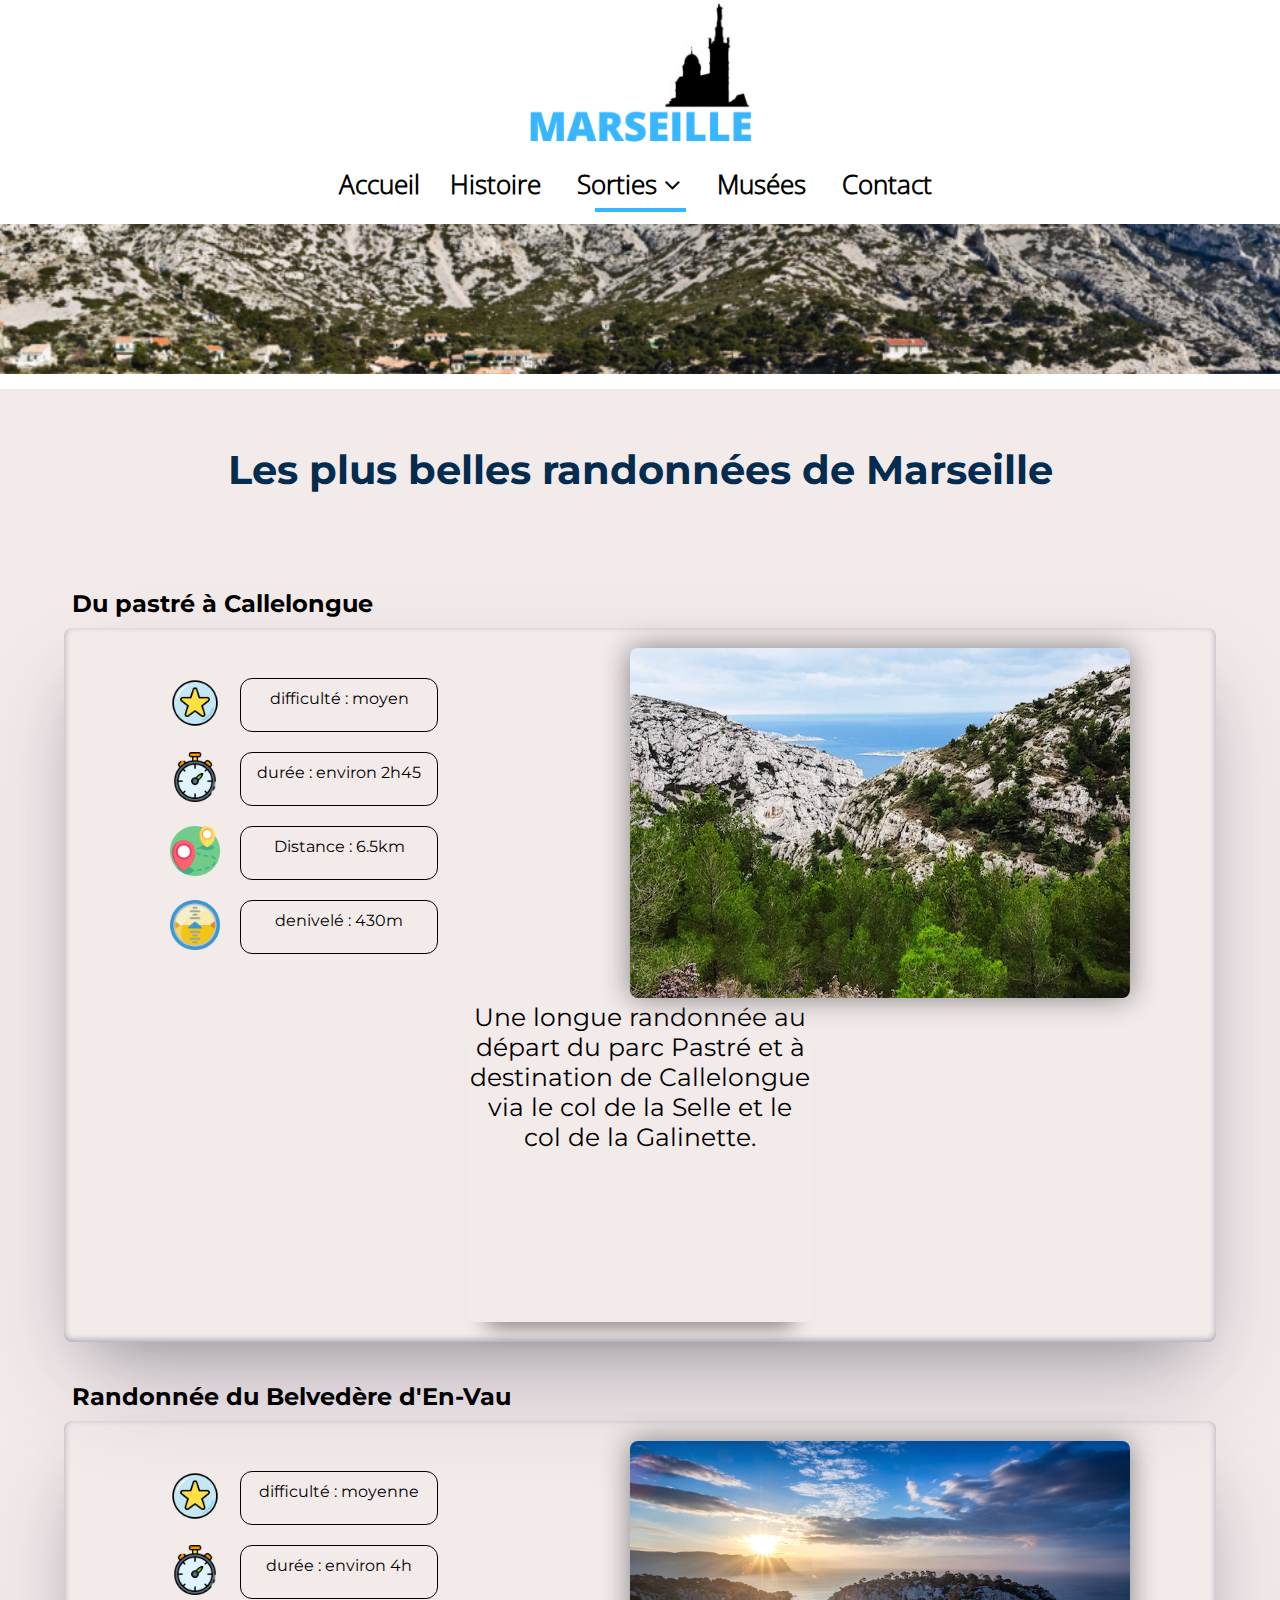
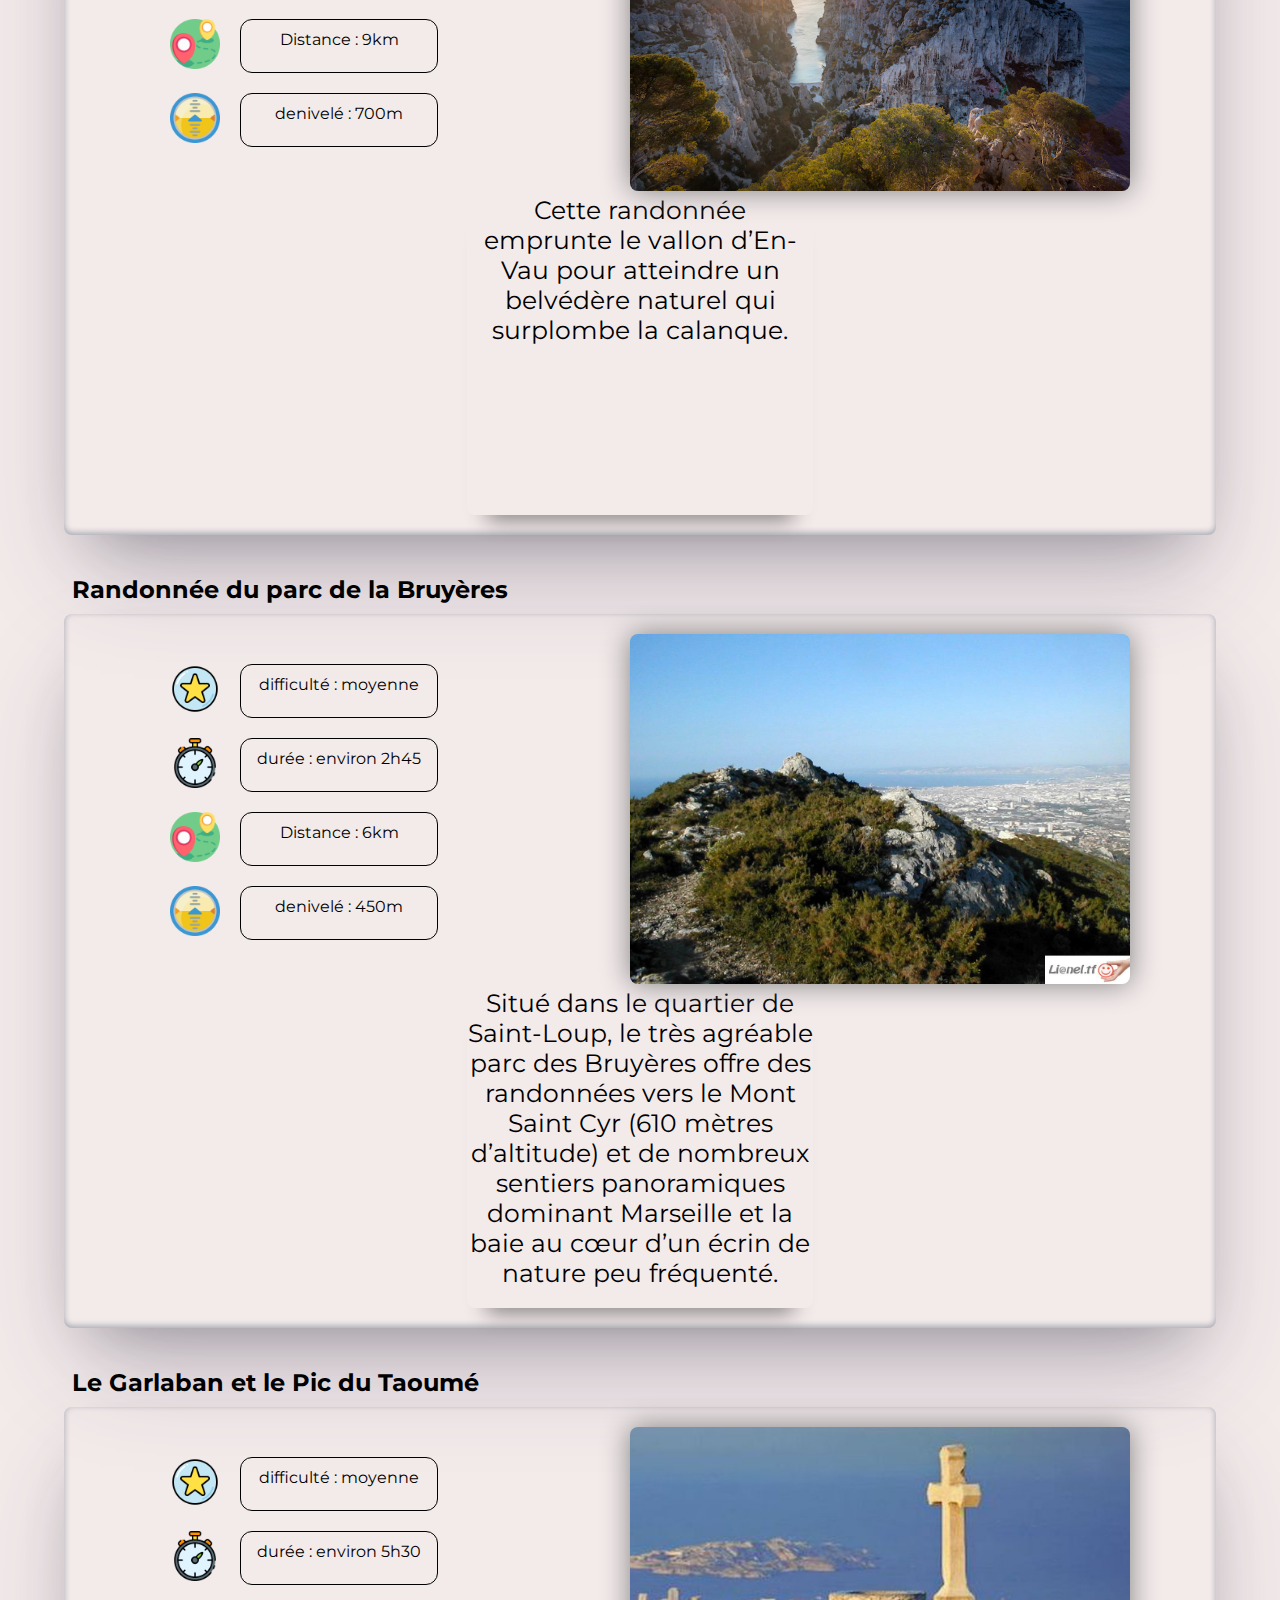
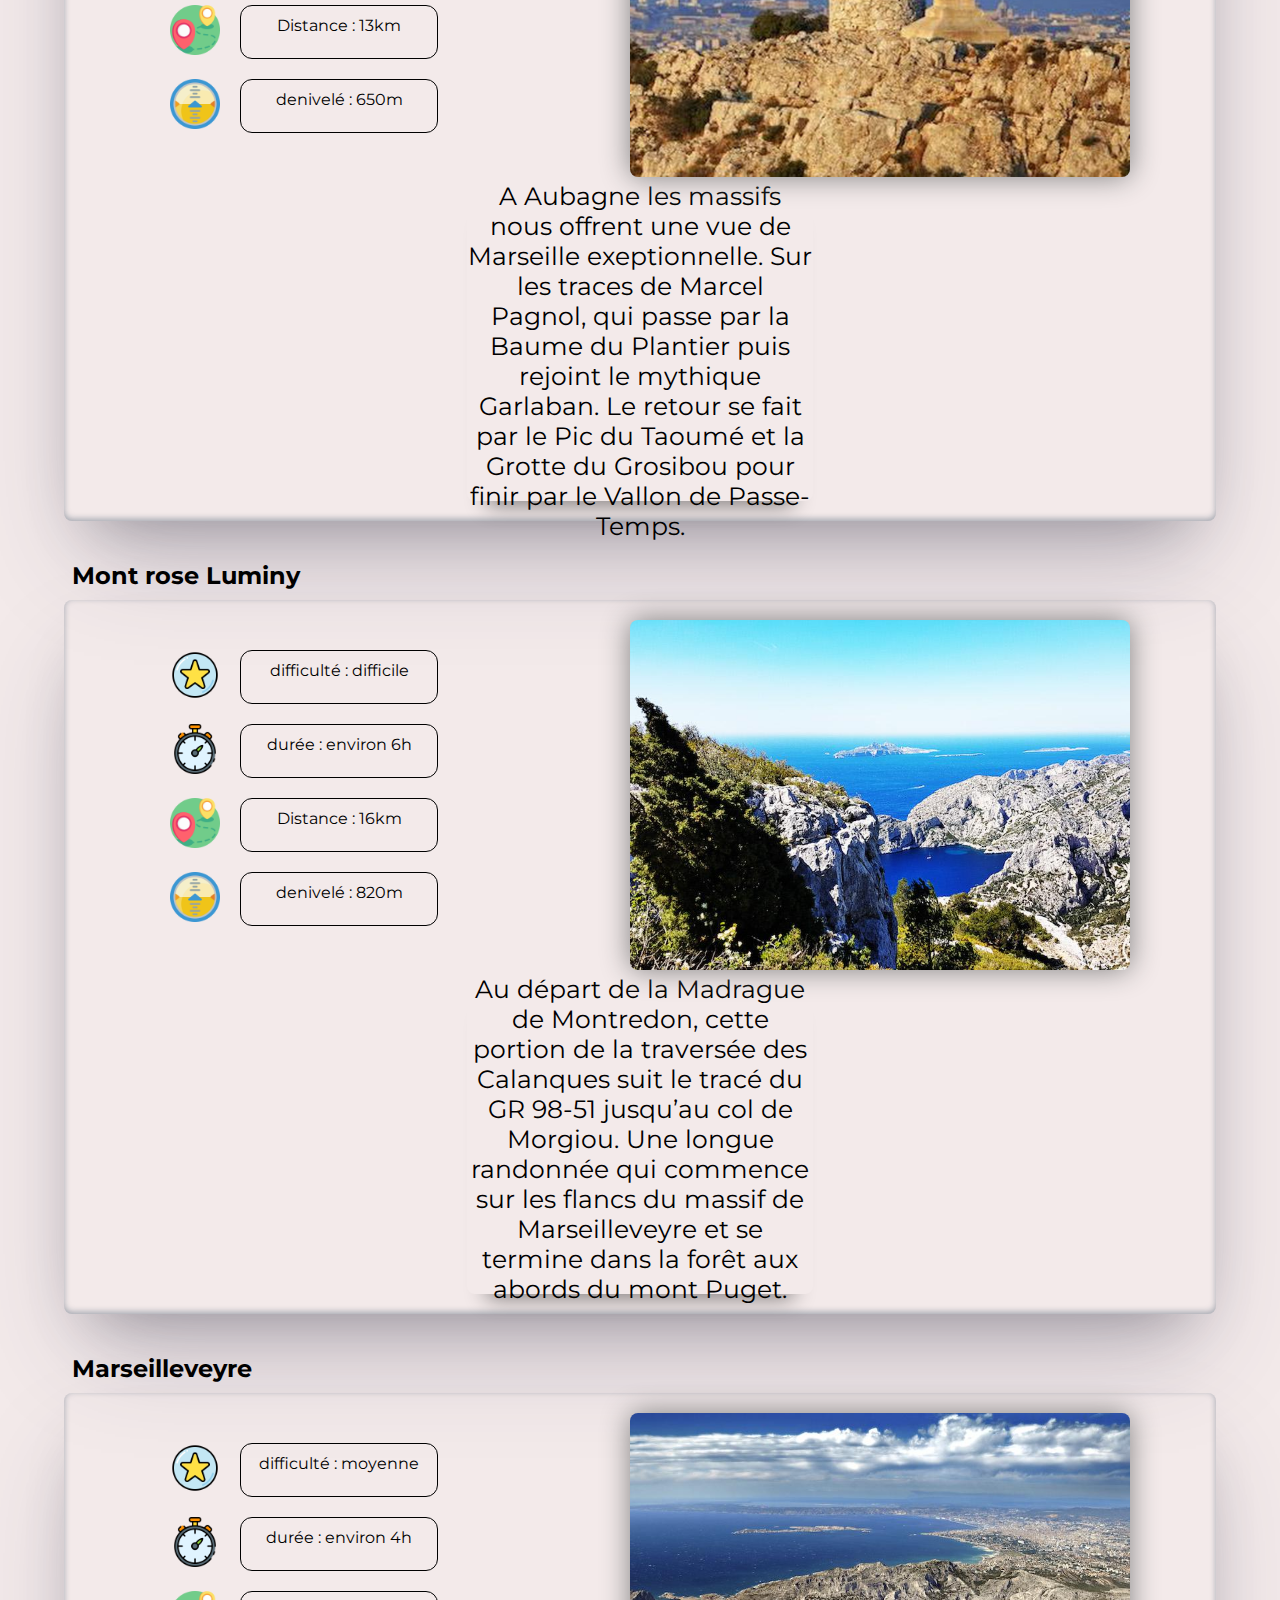
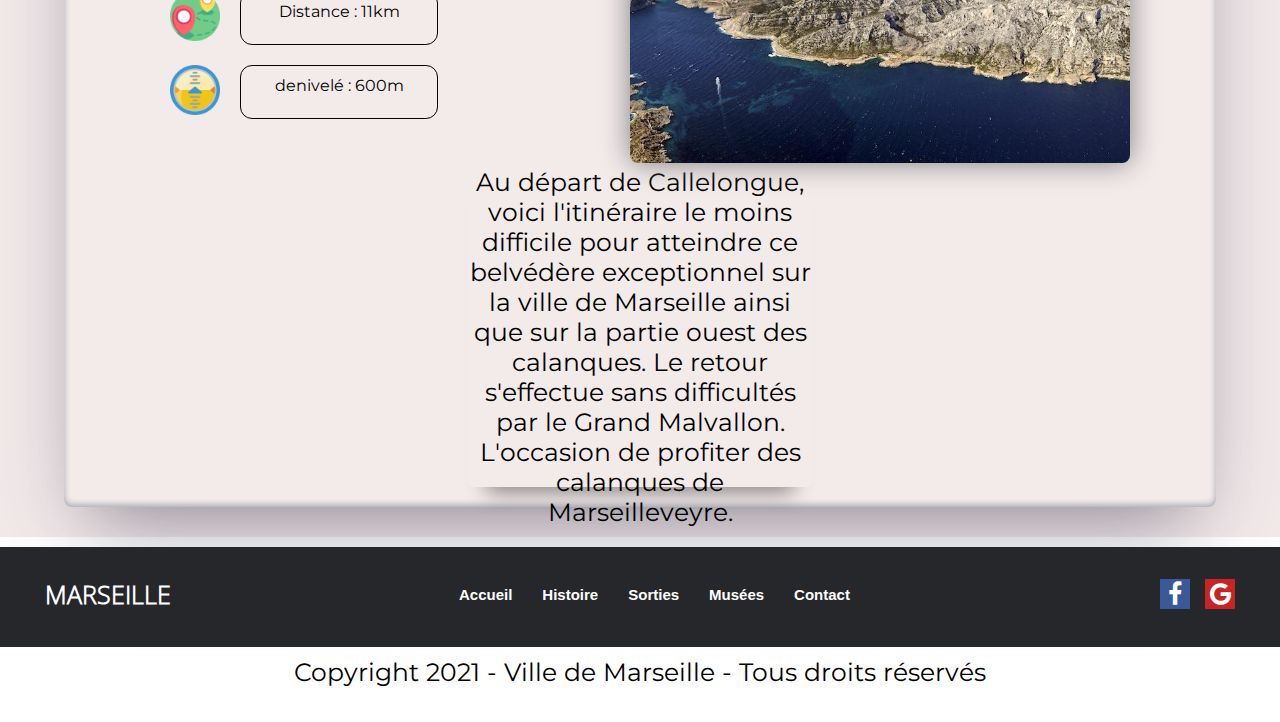
<file: voyages/marseille2.2.html>
<!DOCTYPE html>

<html lang="fr">

<head>
  <title>Marseille</title>
  <meta charset="utf-8">
  <meta name="viewport" content="width=device-width, initial-scale=1">
  <link rel="stylesheet" href="../css/marseille.css">
  <link rel="stylesheet" href="../css/marseille2.2.css">
  <script src="scripts.js"></script>
  <link rel="stylesheet" href="https://cdnjs.cloudflare.com/ajax/libs/font-awesome/4.7.0/css/font-awesome.min.css">
  <link href='https://fonts.googleapis.com/css?family=Montserrat' rel='stylesheet'>
  <link href='https://fonts.googleapis.com/css?family=Poiret One' rel='stylesheet'>
  <link href='https://fonts.googleapis.com/css?family=Alex brush' rel='stylesheet'>
  <link rel="stylesheet" href="https://cdnjs.cloudflare.com/ajax/libs/font-awesome/4.7.0/css/font-awesome.min.css">
  <link rel="stylesheet" href="https://cdnjs.cloudflare.com/ajax/libs/font-awesome/4.7.0/css/font-awesome.min.css">
  <link rel="stylesheet" media="screen" href="https://fontlibrary.org/face/alex-brush" type="text/css" />
  <link href='https://fonts.googleapis.com/css?family=Anton' rel='stylesheet'>
</head>

<body>

  <!-- //___________________________ HEADER ___________________________// !-->

  <header>
    <div class="header_container">
      <div class="logo_container">
        <img class="logo" id="logo" src="../content/logo.png"></img>
      </div>
      <div class="nav_container">
        <div class="topnav" id="myTopnav">
          <div>
            <a class="menu" href="../index.html">Accueil</a>
            <a class="menu" href="marseille1.html">Histoire</a>

          </div>
          <div class="dropdown">

            <a class="active" href="marseille2.html">Sorties <i class="fa fa-angle-down"></i></a>
            <div class="dropdown-content drop">
              <a href="marseille2.1.html">Parcs</a>
              <a href="marseille2.2.html">Randonnées</a>
              <a href="marseille2.3.html">Plages</a>

            </div>
          </div>
          <div>
            <a class="menu" href="marseille3.html">Musées</a>
          </div>
          <div>
            <a class="menu" href="marseille4.html">Contact</a>
          </div>
          <div> <a href="javascript:void(0);" class="icon" onclick="myFunction()"> <i class="fa fa-bars"></i></a> </div>
        </div>
      </div>
  </header>

    <div id="ham" class="ham_container">
      <div class="ham">
        <a href="../index.html">Accueil</a>
        <a href="marseille1.html">Histoire</a>
        <a href="marseille2.html">Sorties</a>
        <div class="submenu">

          <a href="marseille2.1.html">&nbsp Parcs</a>
          <a href="marseille2.2.html">&nbsp Randonnées</a>
          <a href="marseille2.3.html">&nbsp Plages</a>

        </div>
        <a href="marseille3.html">Musées</a>
        <a href="marseille4.html">Contact</a>
      </div>
    </div>
<!-- //___________________________ END ___________________________// !-->


                  <!-- //////////// RANDONNEES \\\\\\\\\\\\\ -->

<main>
   <div class="background"></div>
   <div class="info-container">
      <div id="shapeSorties">

        <h1 class="titre">Les plus belles randonnées de Marseille</h1>


                 <!-- //////////// cellule1 \\\\\\\\\\\\\ -->


          <h2 id="rando1">Du pastré à Callelongue</h2>
          <div class="container-rando">

                <div class="items">
                  <div class="align">
                    <div class="bul">
                        <img class="logoInfo bul" src="../content/etoile-pleine.png">
                    </div>
                     <div class="hide">difficulté : moyen</div>
                  </div>

                  <div class="align">
                    <div class="bul">
                      <img class="logoInfo bul" src="../content/logo-chrono.png">
                    </div>
                    <div class="hide">durée : environ 2h45</div>
                  </div>

                  <div class="align">
                    <div class="bul">
                      <img class="logoInfo bul" src="../content/distance-logo.png">
                    </div>
                    <div class="hide">Distance : 6.5km</div>
                  </div>

                  <div class="align">
                    <div class="bul">
                      <img class="logoInfo" src="../content/logo-denivele.png">
                    </div>

                    <div class="hide">denivelé : 430m</div>
                    </div>
                  </div>
                  <a href="../content/rando-pastre.jpg">
                    <img class="picture"src="../content/rando-pastre.jpg">
                  </a>
                <p class="para shadow">Une longue randonnée au départ du parc Pastré et à destination de Callelongue via le col de la Selle et le col de la Galinette.</p>


          </div>


                  <!-- //////////// cellule2 \\\\\\\\\\\\\ -->

          <h2 id="rando2">Randonnée du Belvedère d'En-Vau</h2>
          <div  class="container-rando">

                <div class="items">
                  <div class="align">
                    <div class="bul">
                        <img class="logoInfo bul" src="../content/etoile-pleine.png">
                    </div>
                     <div class="hide">difficulté : moyenne</div>
                  </div>

                  <div class="align">
                    <div class="bul">
                      <img class="logoInfo bul" src="../content/logo-chrono.png">
                    </div>
                    <div class="hide">durée : environ 4h</div>
                  </div>

                  <div class="align">
                    <div class="bul">
                      <img class="logoInfo bul" src="../content/distance-logo.png">
                    </div>
                    <div class="hide">Distance : 9km</div>
                  </div>

                  <div class="align">
                    <div class="bul">
                      <img class="logoInfo" src="../content/logo-denivele.png">
                    </div>

                    <div class="hide">denivelé : 700m</div>
                    </div>
                  </div>
                  <a href="../content/rando-belvedere-denvau.jpg">
                    <img class="picture"src="../content/rando-belvedere-denvau.jpg">
                  </a>
                <p class="para shadow">Cette randonnée emprunte le vallon d’En-Vau pour atteindre un belvédère naturel qui surplombe la calanque.</p>


          </div>


                  <!-- //////////// cellule3 \\\\\\\\\\\\\ -->


          <h2 id="rando3">Randonnée du parc de la Bruyères</h2>
          <div class="container-rando">

                <div class="items">
                  <div class="align">
                    <div class="bul">
                        <img class="logoInfo bul" src="../content/etoile-pleine.png">
                    </div>
                     <div class="hide">difficulté : moyenne</div>
                  </div>

                  <div class="align">
                    <div class="bul">
                      <img class="logoInfo bul" src="../content/logo-chrono.png">
                    </div>
                    <div class="hide">durée : environ 2h45</div>
                  </div>

                  <div class="align">
                    <div class="bul">
                      <img class="logoInfo bul" src="../content/distance-logo.png">
                    </div>
                    <div class="hide">Distance : 6km</div>
                  </div>

                  <div class="align">
                    <div class="bul">
                      <img class="logoInfo" src="../content/logo-denivele.png">
                    </div>

                    <div class="hide">denivelé : 450m</div>
                    </div>
                  </div>
                  <a href="../content/rando-bruyeres.jpg">
                    <img class="picture"src="../content/rando-bruyeres.jpg">
                  </a>
                <p class="para shadow">Situé dans le quartier de Saint-Loup, le très agréable parc des Bruyères offre des randonnées vers le Mont Saint Cyr (610 mètres d’altitude) et de nombreux sentiers panoramiques dominant Marseille et la baie au cœur d’un écrin de nature peu fréquenté.</p>


          </div>

                  <!-- //////////// cellule4 \\\\\\\\\\\\\ -->


          <h2 id="rando4">Le Garlaban et le Pic du Taoumé </h2>
          <div  class="container-rando">

                <div class="items">
                  <div class="align">
                    <div class="bul">
                        <img class="logoInfo bul" src="../content/etoile-pleine.png">
                    </div>
                     <div class="hide">difficulté : moyenne</div>
                  </div>

                  <div class="align">
                    <div class="bul">
                      <img class="logoInfo bul" src="../content/logo-chrono.png">
                    </div>
                    <div class="hide">durée : environ 5h30</div>
                  </div>

                  <div class="align">
                    <div class="bul">
                      <img class="logoInfo bul" src="../content/distance-logo.png">
                    </div>
                    <div class="hide">Distance : 13km</div>
                  </div>

                  <div class="align">
                    <div class="bul">
                      <img class="logoInfo" src="../content/logo-denivele.png">
                    </div>

                    <div class="hide">denivelé : 650m</div>
                    </div>
                  </div>
                  <a href="../content/rando-garlaban.jpg">
                    <img class="picture"src="../content/rando-garlaban.jpg">
                  </a>
                <p class="para shadow">A Aubagne les massifs nous offrent une vue de Marseille exeptionnelle. Sur les traces de Marcel Pagnol, qui passe par la Baume du Plantier puis rejoint le mythique Garlaban. Le retour se fait par le Pic du Taoumé et la Grotte du Grosibou pour finir par le Vallon de Passe-Temps.</p>


          </div>

                  <!-- //////////// cellule5 \\\\\\\\\\\\\ -->


          <h2 id="rando5">Mont rose Luminy</h2>
          <div  class="container-rando">

                <div class="items">
                  <div class="align">
                    <div class="bul">
                        <img class="logoInfo bul" src="../content/etoile-pleine.png">
                    </div>
                     <div class="hide">difficulté : difficile</div>
                  </div>

                  <div class="align">
                    <div class="bul">
                      <img class="logoInfo bul" src="../content/logo-chrono.png">
                    </div>
                    <div class="hide">durée : environ 6h</div>
                  </div>

                  <div class="align">
                    <div class="bul">
                      <img class="logoInfo bul" src="../content/distance-logo.png">
                    </div>
                    <div class="hide">Distance : 16km</div>
                  </div>

                  <div class="align">
                    <div class="bul">
                      <img class="logoInfo" src="../content/logo-denivele.png">
                    </div>

                    <div class="hide">denivelé : 820m</div>
                    </div>
                  </div>
                  <a href="../content/rando-luminy-laciotat.jpg">
                    <img class="picture"src="../content/rando-luminy-laciotat.jpg">
                  </a>
                <p class="para shadow">Au départ de la Madrague de Montredon, cette portion de la traversée des Calanques suit le tracé du GR 98-51 jusqu’au col de Morgiou. Une longue randonnée qui commence sur les flancs du massif de Marseilleveyre et se termine dans la forêt aux abords du mont Puget.</p>


          </div>

              <!-- //////////////celulle6\\\\\\\\\\\\\\\ -->
           <h2 id="rando6">Marseilleveyre</h2>
          <div  class="container-rando">

                <div class="items">
                  <div class="align">
                    <div class="bul">
                        <img class="logoInfo bul" src="../content/etoile-pleine.png">
                    </div>
                     <div class="hide">difficulté : moyenne</div>
                  </div>

                  <div class="align">
                    <div class="bul">
                      <img class="logoInfo bul" src="../content/logo-chrono.png">
                    </div>
                    <div class="hide">durée : environ 4h</div>
                  </div>

                  <div class="align">
                    <div class="bul">
                      <img class="logoInfo bul" src="../content/distance-logo.png">
                    </div>
                    <div class="hide">Distance : 11km</div>
                  </div>

                  <div class="align">
                    <div class="bul">
                      <img class="logoInfo" src="../content/logo-denivele.png">
                    </div>

                    <div class="hide">denivelé : 600m</div>
                    </div>
                  </div>
                  <a href="../content/rando-marseilleveyre.jpg">
                    <img class="picture"src="../content/rando-marseilleveyre.jpg">
                  </a>
                <p class="para shadow">Au départ de Callelongue, voici l'itinéraire le moins difficile pour atteindre ce belvédère exceptionnel sur la ville de Marseille ainsi que sur la partie ouest des calanques. Le retour s'effectue sans difficultés par le Grand Malvallon. L'occasion de profiter des calanques de Marseilleveyre.</p>

          </div>
          </div>
      </div>


</main>

  <!-- //___________________________ FOOTER ___________________________// !-->

  <footer>
    <div class="footer_container">
      <div class="compagny_name">
        <p class="atelier_ponz">MARSEILLE</p>
      </div>
      <div class="sitemap">
        <a href="../index.html">Accueil</a>
        <a href="marseille1.html">Histoire</a>
        <a href="marseille2.html">Sorties</a>
        <a href="marseille3.html">Musées</a>
        <a href="marseille4.html">Contact</a>
      </div>
      <div class="social">
        <a href="#" class="fa fa-facebook"></a>
        <a href="#" class="fa fa-google"></a>
      </div>
    </div>
  </footer>

  <!-- //___________________________ END ___________________________// !-->

  <div class="copyright">
    <p>Copyright 2021 - Ville de Marseille - Tous droits réservés</p>
  </div>

</body>
</html>
</file>
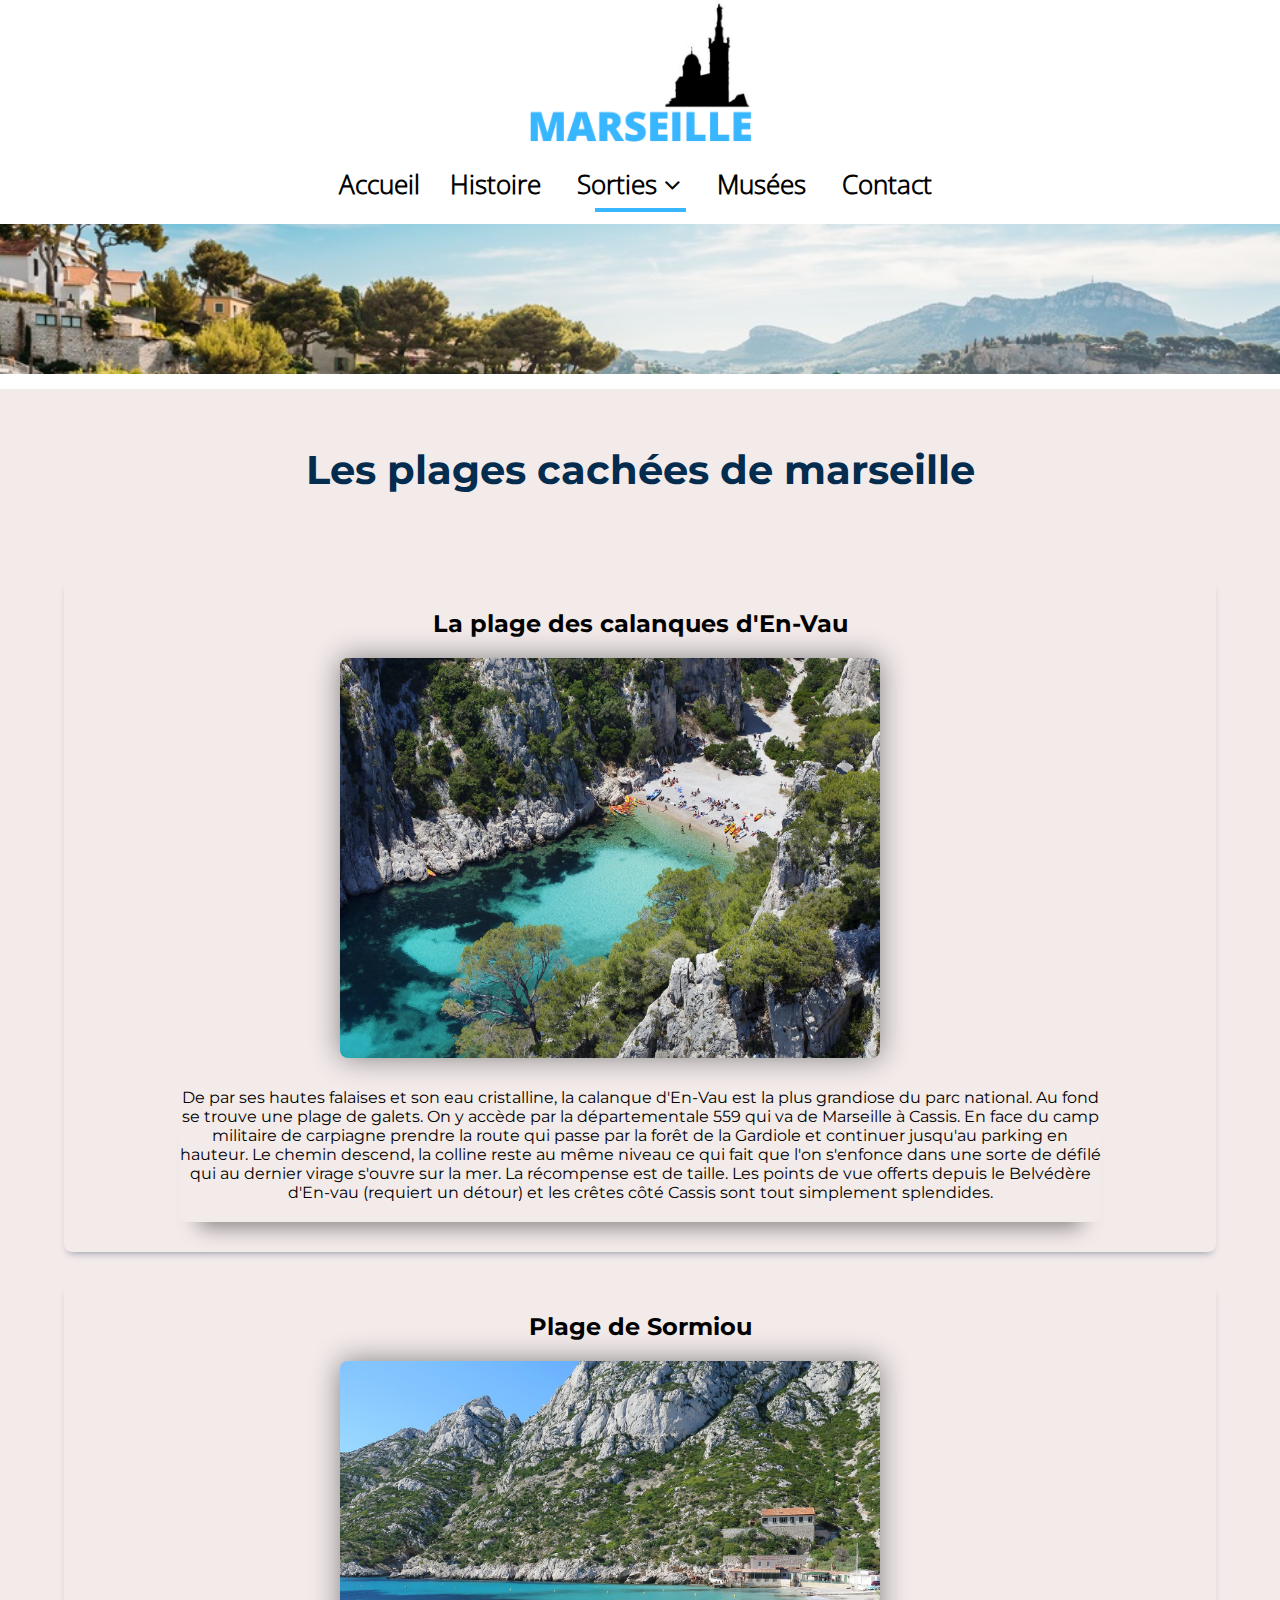
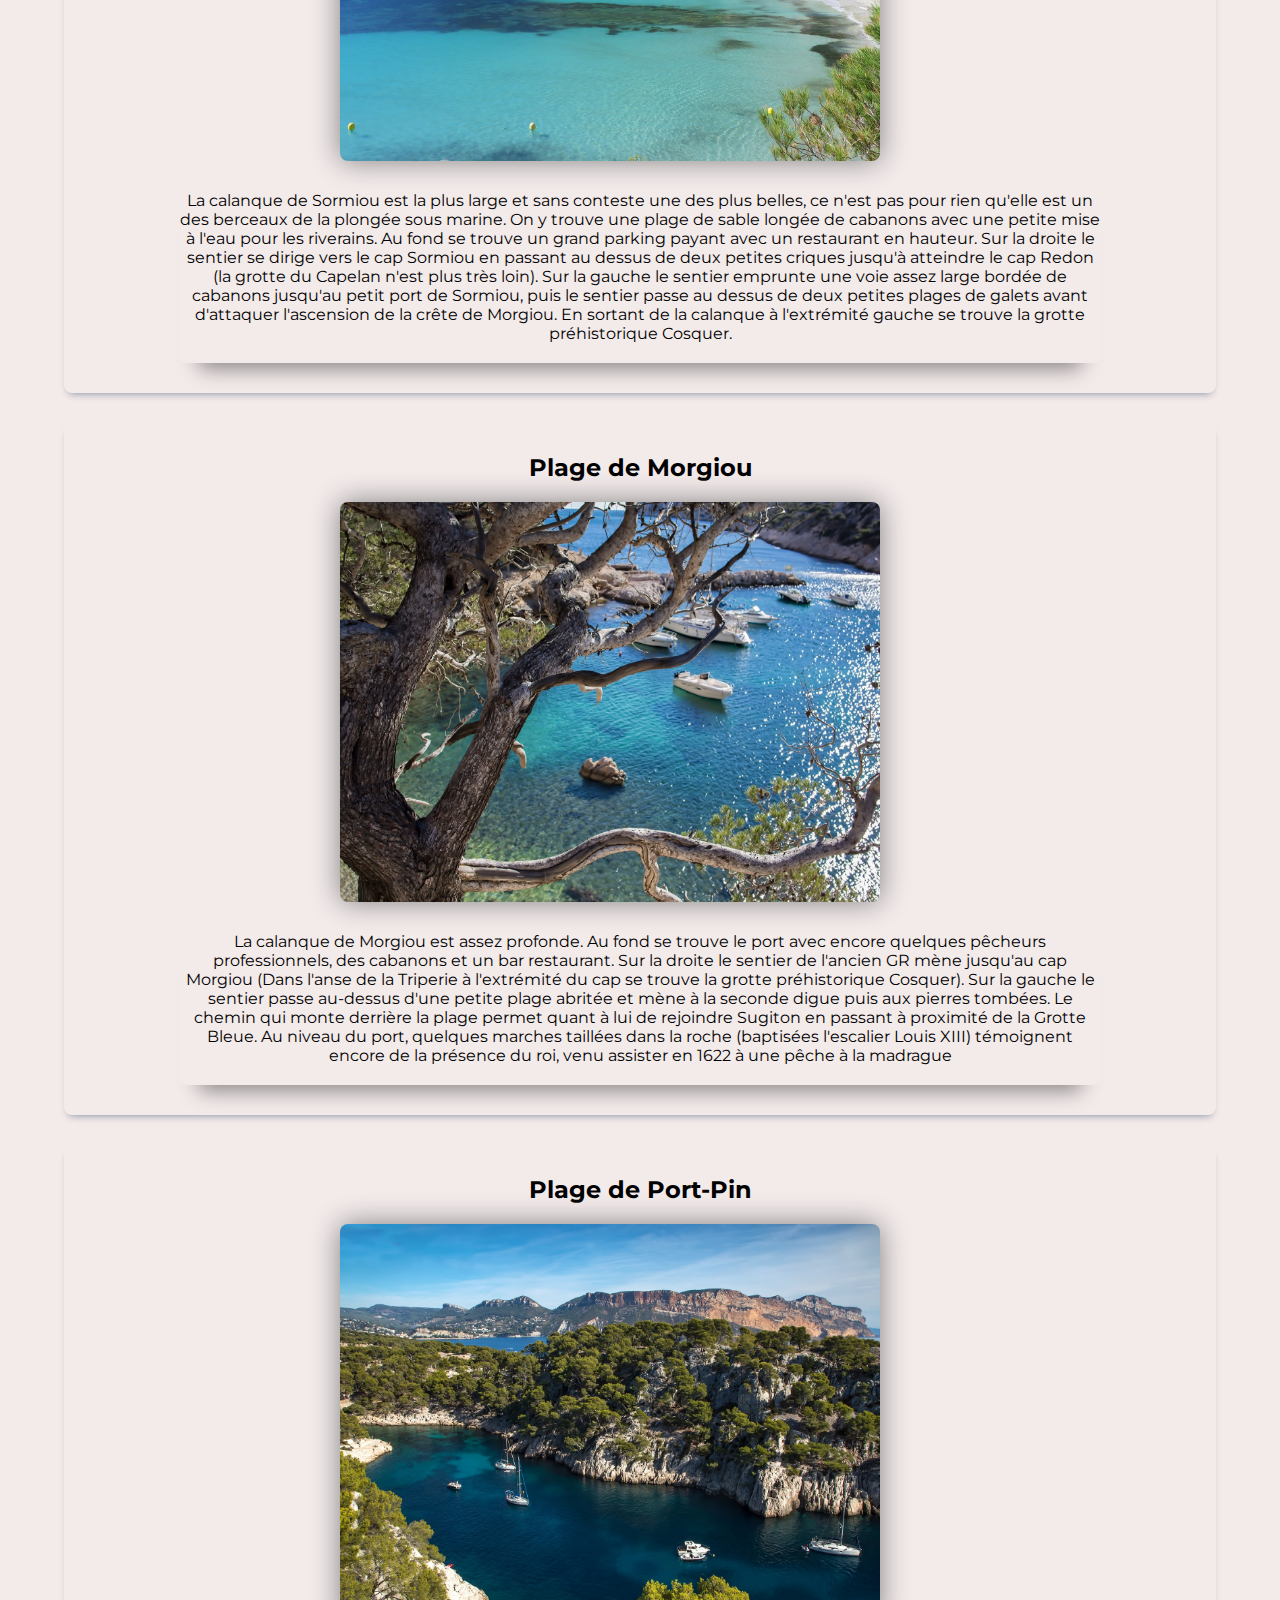
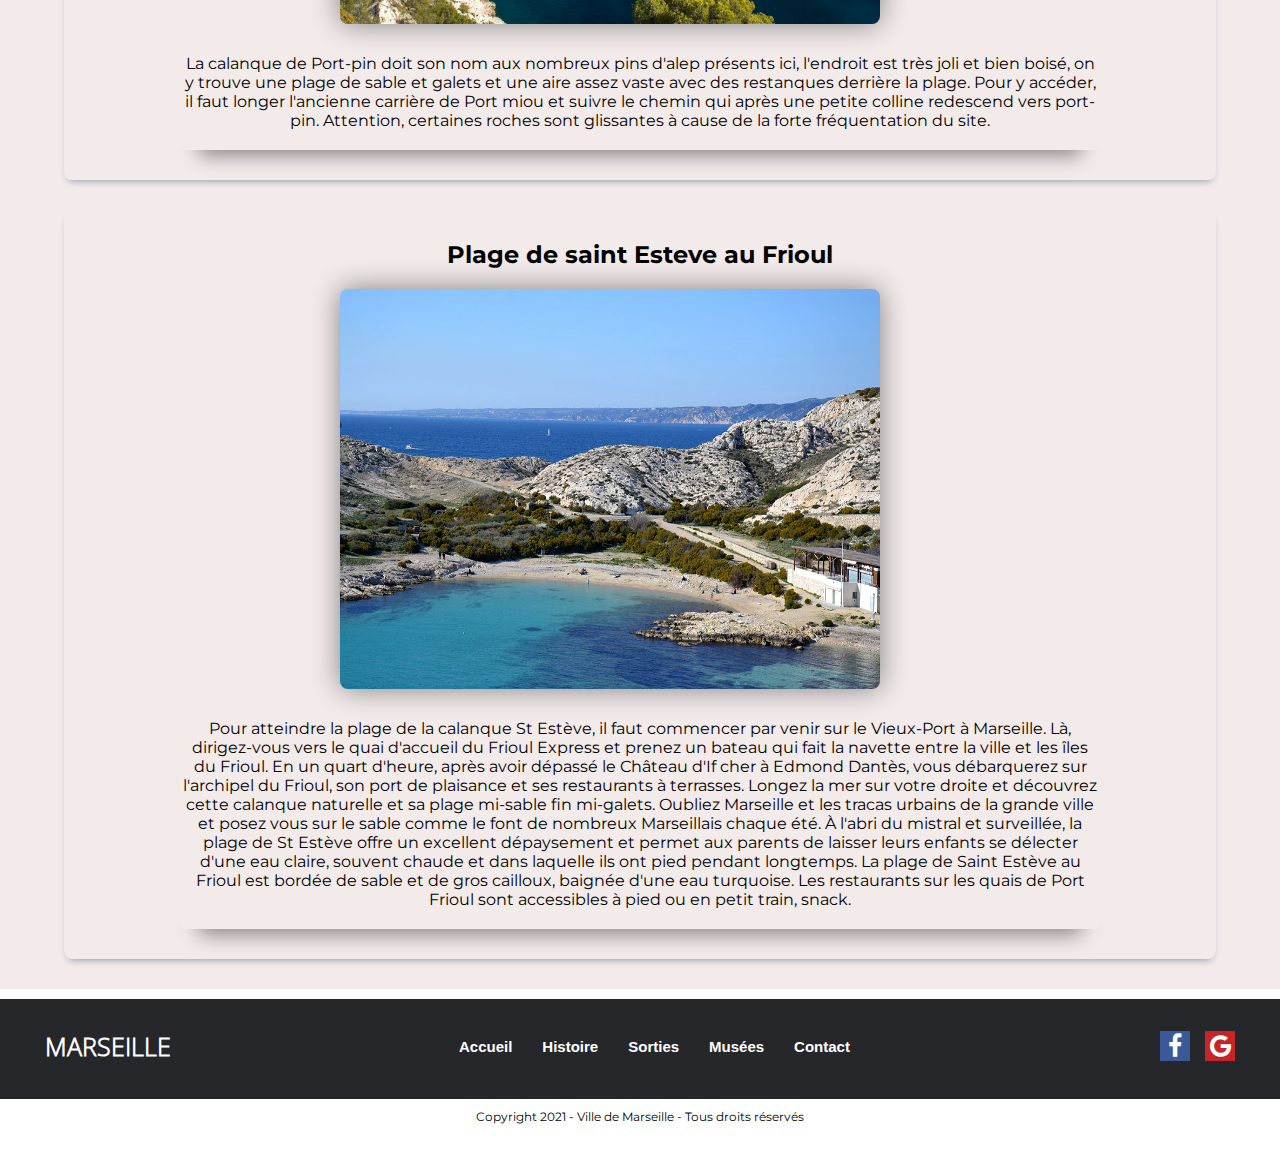
<file: voyages/marseille2.3.html>
<!DOCTYPE html>

<html lang="fr">

<head>
  <title>Marseille</title>
  <meta charset="utf-8">
  <meta name="viewport" content="width=device-width, initial-scale=1">
  <link rel="stylesheet" href="../css/marseille.css">
  <link rel="stylesheet" href="../css/marseille2.3.css">
  <script src="scripts.js"></script>
  <link rel="stylesheet" href="https://cdnjs.cloudflare.com/ajax/libs/font-awesome/4.7.0/css/font-awesome.min.css">
  <link href='https://fonts.googleapis.com/css?family=Montserrat' rel='stylesheet'>
  <link href='https://fonts.googleapis.com/css?family=Poiret One' rel='stylesheet'>
  <link href='https://fonts.googleapis.com/css?family=Alex brush' rel='stylesheet'>
  <link rel="stylesheet" href="https://cdnjs.cloudflare.com/ajax/libs/font-awesome/4.7.0/css/font-awesome.min.css">
  <link rel="stylesheet" href="https://cdnjs.cloudflare.com/ajax/libs/font-awesome/4.7.0/css/font-awesome.min.css">
  <link rel="stylesheet" media="screen" href="https://fontlibrary.org/face/alex-brush" type="text/css" />
  <link href='https://fonts.googleapis.com/css?family=Anton' rel='stylesheet'>
</head>

<body>

  <!-- //___________________________ HEADER ___________________________// !-->

  <header>
    <div class="header_container">
      <div class="logo_container">
        <img class="logo" id="logo" src="../content/logo.png"></img>
      </div>
      <div class="nav_container">
        <div class="topnav" id="myTopnav">
          <div>
            <a class="menu" href="../index.html">Accueil</a>
            <a class="menu" href="marseille1.html">Histoire</a>

          </div>
          <div class="dropdown">
            <a class="active" href="marseille2.html">Sorties <i class="fa fa-angle-down"></i></a>
            <div class="dropdown-content drop">
              <a href="marseille2.1.html">Parcs</a>
              <a href="marseille2.2.html">Randonnées</a>
              <a href="marseille2.3.html">Plages</a>
            </div>
          </div>
          <div>
            <a class="menu" href="marseille3.html">Musées</a>
          </div>
          <div>
            <a class="menu" href="marseille4.html">Contact</a>
          </div>
          <div> <a href="javascript:void(0);" class="icon" onclick="myFunction()"> <i class="fa fa-bars"></i></a> </div>
        </div>
      </div>
  </header>

    <div id="ham" class="ham_container">
      <div class="ham">
        <a href="../index.html">Accueil</a>
        <a href="marseille1.html">Histoire</a>
        <a href="marseille2.html">Sorties</a>
        <div class="submenu">

          <a href="marseille2.1.html">&nbsp Parcs</a>
          <a href="marseille2.2.html">&nbsp Randonnées</a>
          <a href="marseille2.3.html">&nbsp Plages</a>

        </div>
        <a href="marseille3.html">Musées</a>
        <a href="marseille4.html">Contact</a>
      </div>
    </div>
<!-- //___________________________ END ___________________________// !-->


                  <!-- //////////// PLAGES \\\\\\\\\\\\\ -->

<main>
  <div class="background"></div>

  <div class="info-container">
    <div id="shapeSorties">
      <h1 class="titre">Les plages cachées de marseille</h1>
    <div class="container">
   <!-- //////////// cellule1 \\\\\\\\\\\\\ -->

        <div class="box moon">
          <h2 id="plage1" >La plage des calanques d'En-Vau </h2>
          <div class="img">
            <a href="../content/plage-en-vau.jpg">
            <img class="picture"src="../content/plage-en-vau.jpg">
            </a>
          </div>
          <div class="para shadow">

            <p>De par ses hautes falaises et son eau cristalline, la calanque d'En-Vau est la plus grandiose du parc national. Au fond se trouve une plage de galets. On y accède par la départementale 559 qui va de Marseille à Cassis. En face du camp militaire de carpiagne prendre la route qui passe par la forêt de la Gardiole et continuer jusqu'au parking en hauteur. Le chemin descend, la colline reste au même niveau ce qui fait que l'on s'enfonce dans une sorte de défilé qui au dernier virage s'ouvre sur la mer. La récompense est de taille. Les points de vue offerts depuis le Belvédère d'En-vau (requiert un détour) et les crêtes côté Cassis sont tout simplement splendides. </p>

          </div>
        </div>

    <!-- //////////// cellule2 \\\\\\\\\\\\\ -->

        <div id="plage2" class="box moon">
          <h2>Plage de Sormiou</h2>
          <div class="img">
            <a href="../content/plage-sormiou.jpg">
            <img class="picture"src="../content/plage-sormiou.jpg">
            </a>
          </div>
          <div class="para shadow">
            <p>La calanque de Sormiou est la plus large et sans conteste une des plus belles, ce n'est pas pour rien qu'elle est un des berceaux de la plongée sous marine. On y trouve une plage de sable longée de cabanons avec une petite mise à l'eau pour les riverains. Au fond se trouve un grand parking payant avec un restaurant en hauteur. Sur la droite le sentier se dirige vers le cap Sormiou en passant au dessus de deux petites criques jusqu'à atteindre le cap Redon (la grotte du Capelan n'est plus très loin). Sur la gauche le sentier emprunte une voie assez large bordée de cabanons jusqu'au petit port de Sormiou, puis le sentier passe au dessus de deux petites plages de galets avant d'attaquer l'ascension de la crête de Morgiou. En sortant de la calanque à l'extrémité gauche se trouve la grotte préhistorique Cosquer. </p>
          </div>

        </div>

  <!-- //////////// cellule3 \\\\\\\\\\\\\ -->

        <div id="plage3" class="box moon">
          <h2>Plage de Morgiou</h2>
          <div class="img">
            <a href="../content/plage-morgiou.jpg">
            <img class="picture"src="../content/plage-morgiou.jpg">
            </a>
          </div>
          <div class="para shadow">
            <p>La calanque de Morgiou est assez profonde. Au fond se trouve le port avec encore quelques pêcheurs professionnels, des cabanons et un bar restaurant. Sur la droite le sentier de l'ancien GR mène jusqu'au cap Morgiou (Dans l'anse de la Triperie à l'extrémité du cap se trouve la grotte préhistorique Cosquer). Sur la gauche le sentier passe au-dessus d'une petite plage abritée et mène à la seconde digue puis aux pierres tombées. Le chemin qui monte derrière la plage permet quant à lui de rejoindre Sugiton en passant à proximité de la Grotte Bleue. Au niveau du port, quelques marches taillées dans la roche (baptisées l'escalier Louis XIII) témoignent encore de la présence du roi, venu assister en 1622 à une pêche à la madrague </p>
          </div>
        </div>

  <!-- //////////// cellule4 \\\\\\\\\\\\\ -->

        <div id="plage4" class="box moon" >
          <h2>Plage de Port-Pin</h2>
          <div class="img">
            <a href="../content/plage-port-pin.jpg">
            <img class="picture"src="../content/plage-port-pin.jpg">
            </a>
          </div>
          <div class="para shadow">
            <p>La calanque de Port-pin doit son nom aux nombreux pins d'alep présents ici, l'endroit est très joli et bien boisé, on y trouve une plage de sable et galets et une aire assez vaste avec des restanques derrière la plage. Pour y accéder, il faut longer l'ancienne carrière de Port miou et suivre le chemin qui après une petite colline redescend vers port-pin. Attention, certaines roches sont glissantes à cause de la forte fréquentation du site. </p>
          </div>
        </div>

  <!-- //////////// cellule5 \\\\\\\\\\\\\ -->

        <div id="plage5" class="box moon">
          <h2>Plage de saint Esteve au Frioul</h2>
          <div class="img">
            <a href="../content/plage-saint-esteve-frioul.jpg">
            <img class="picture"src="../content/plage-saint-esteve-frioul.jpg">
            </a>
          </div>
          <div class="para shadow">
            <p>Pour atteindre la plage de la calanque St Estève, il faut commencer par venir sur le Vieux-Port à Marseille. Là, dirigez-vous vers le quai d'accueil du Frioul Express et prenez un bateau qui fait la navette entre la ville et les îles du Frioul. En un quart d'heure, après avoir dépassé le Château d'If cher à Edmond Dantès, vous débarquerez sur l'archipel du Frioul, son port de plaisance et ses restaurants à terrasses.

Longez la mer sur votre droite et découvrez cette calanque naturelle et sa plage mi-sable fin mi-galets. Oubliez Marseille et les tracas urbains de la grande ville et posez vous sur le sable comme le font de nombreux Marseillais chaque été.

À l'abri du mistral et surveillée, la plage de St Estève offre un excellent dépaysement et permet aux parents de laisser leurs enfants se délecter d'une eau claire, souvent chaude et dans laquelle ils ont pied pendant longtemps.

La plage de Saint Estève au Frioul est bordée de sable et de gros cailloux, baignée d'une eau turquoise. Les restaurants sur les quais de Port Frioul sont accessibles à pied ou en petit train, snack.</p>
          </div>
        </div>
    </div>
    </div>
  </div>

</main>

  <!-- //___________________________ FOOTER ___________________________// !-->

  <footer>
    <div class="footer_container">
      <div class="compagny_name">
        <p class="atelier_ponz">MARSEILLE</p>
      </div>
      <div class="sitemap">
        <a href="../index.html">Accueil</a>
        <a href="marseille1.html">Histoire</a>
        <a href="marseille2.html">Sorties</a>
        <a href="marseille3.html">Musées</a>
        <a href="marseille4.html">Contact</a>
      </div>
      <div class="social">
        <a href="#" class="fa fa-facebook"></a>
        <a href="#" class="fa fa-google"></a>
      </div>
    </div>
  </footer>

  <!-- //___________________________ END ___________________________// !-->

  <div class="copyright">
    <p>Copyright 2021 - Ville de Marseille - Tous droits réservés</p>
  </div>

</body>

</html>
</file>
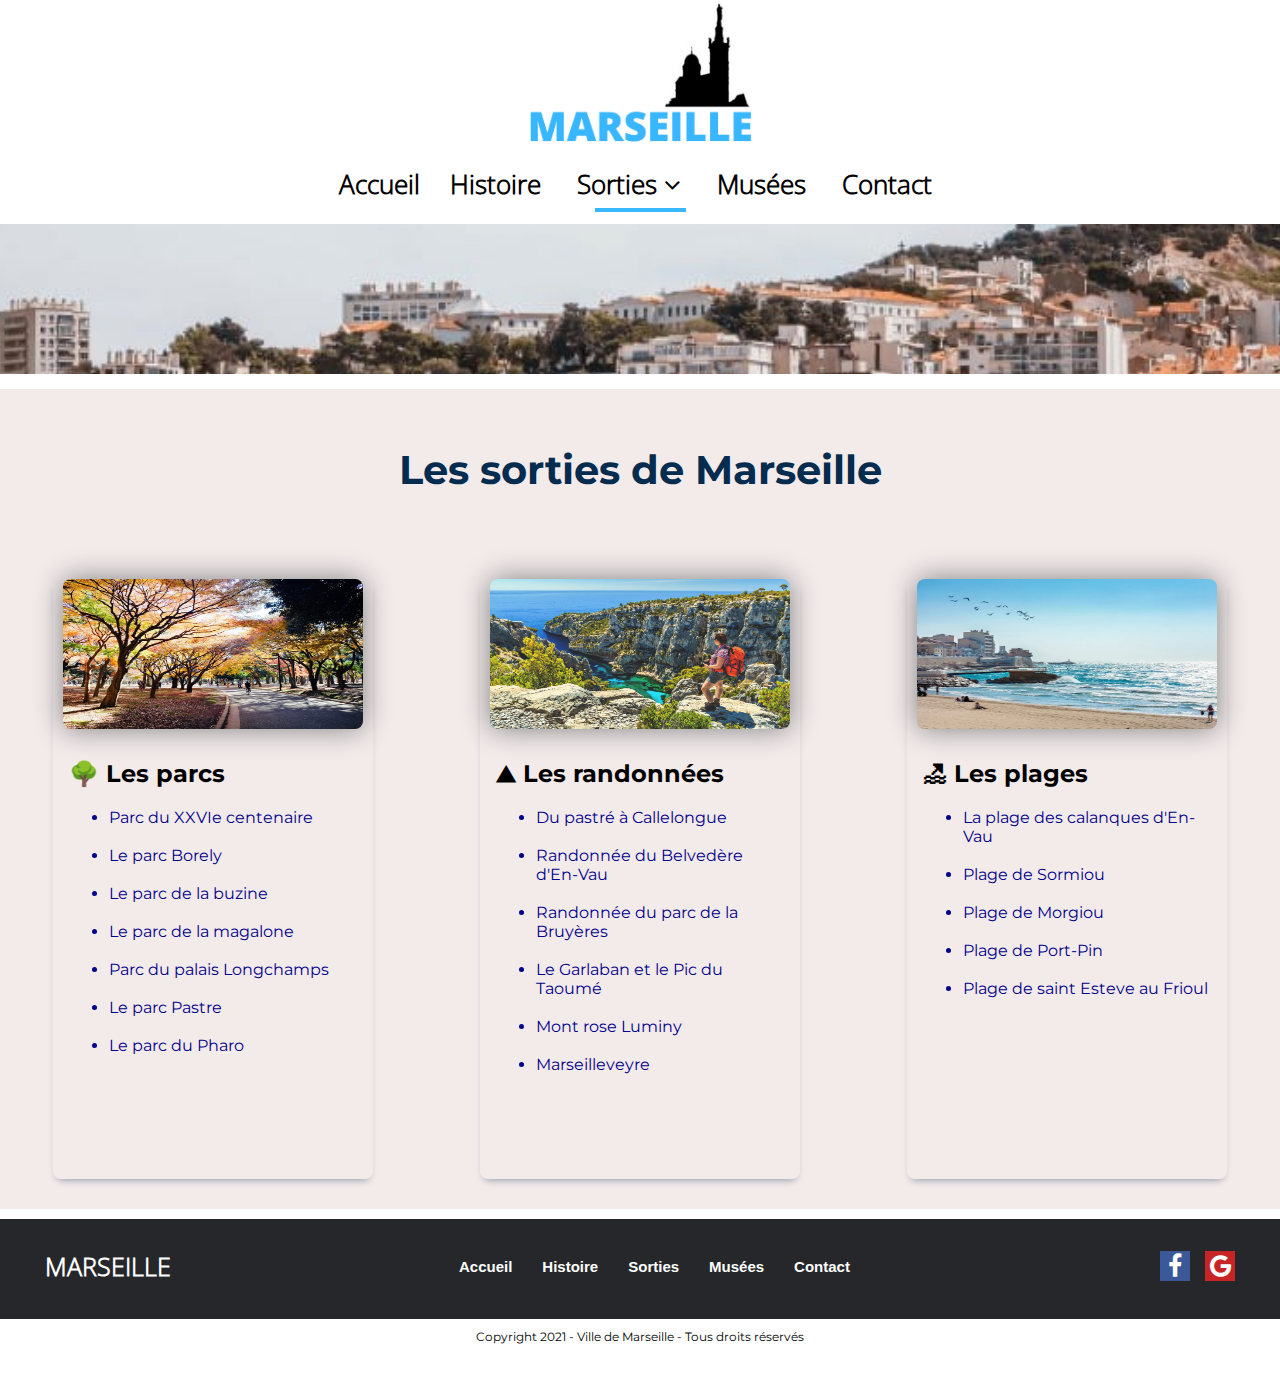
<file: voyages/marseille2.html>
<!DOCTYPE html>

<html lang="fr">

<head>
  <title>Marseille</title>
  <meta charset="utf-8">
  <meta name="viewport" content="width=device-width, initial-scale=1">
  <link rel="stylesheet" href="../css/marseille.css">
  <link rel="stylesheet" href="../css/marseille2.css">
  <script src="scripts.js"></script>
  <link rel="stylesheet" href="https://cdnjs.cloudflare.com/ajax/libs/font-awesome/4.7.0/css/font-awesome.min.css">
  <link href='https://fonts.googleapis.com/css?family=Montserrat' rel='stylesheet'>
  <link href='https://fonts.googleapis.com/css?family=Poiret One' rel='stylesheet'>
  <link href='https://fonts.googleapis.com/css?family=Alex brush' rel='stylesheet'>
  <link rel="stylesheet" href="https://cdnjs.cloudflare.com/ajax/libs/font-awesome/4.7.0/css/font-awesome.min.css">
  <link rel="stylesheet" href="https://cdnjs.cloudflare.com/ajax/libs/font-awesome/4.7.0/css/font-awesome.min.css">
  <link rel="stylesheet" media="screen" href="https://fontlibrary.org/face/alex-brush" type="text/css" />
  <link href='https://fonts.googleapis.com/css?family=Anton' rel='stylesheet'>
</head>

<body>

  <!-- //___________________________ HEADER ___________________________// !-->

  <header>
    <div class="header_container">
      <div class="logo_container">
        <img class="logo" id="logo" src="../content/logo.png"></img>
      </div>
      <div class="nav_container">
        <div class="topnav" id="myTopnav">
          <div>
            <a class="menu" href="../index.html">Accueil</a>
            <a class="menu" href="marseille1.html">Histoire</a>

          </div>
          <div class="dropdown">
            <a class="active" href="marseille2.html">Sorties <i class="fa fa-angle-down"></i></a>
            <div class="dropdown-content drop">
              <a href="marseille2.1.html">Parcs</a>
              <a href="marseille2.2.html">Randonnées</a>
              <a href="marseille2.3.html">Plages</a>
            </div>
          </div>
          <div>
            <a class="menu" href="marseille3.html">Musées</a>
          </div>
          <div>
            <a class="menu" href="marseille4.html">Contact</a>
          </div>
          <div> <a href="javascript:void(0);" class="icon" onclick="myFunction()"> <i class="fa fa-bars"></i></a> </div>
        </div>
      </div>
  </header>

    <div id="ham" class="ham_container">
      <div class="ham">
        <a href="../index.html">Accueil</a>
        <a href="marseille1.html">Histoire</a>
        <a href="marseille2.html">Sorties</a>
        <div class="submenu">
          <a href="marseille2.1.html">&nbsp Parcs</a>
          <a href="marseille2.2.html">&nbsp Randonnées</a>
          <a href="marseille2.3.html">&nbsp Plages</a>
        </div>
        <a href="marseille3.html">Musées</a>
        <a href="marseille4.html">Contact</a>
      </div>
    </div>

<!-- //___________________________ END ___________________________// !-->

            <!-- //////////// PAGE SORTIES \\\\\\\\\\\\\ -->

<main>

  <div class="background"></div>

  <div class="info-container">
    <div id="shapeSorties">
      <h1 class="titre">Les sorties de Marseille</h1>

  <div class="container">

            <!-- //////////// colonne1 \\\\\\\\\\\\\ -->

      <div class="box moon">
        <div class="img">
          <a href="../content/parc-sorties.jpg">
          <img class="picture"src="../content/parc-sorties.jpg">
          </a>
        </div>
        <div class="para">
          <h2>🌳 Les parcs</h2>
          <ul>
            <a href="marseille2.1.html#prk1"><li>Parc du XXVIe centenaire</li><br></a>
            <a href="marseille2.1.html#prk2"><li>Le parc Borely</li><br></a>
            <a href="marseille2.1.html#prk3"><li>Le parc de la buzine</li><br></a>
            <a href="marseille2.1.html#prk4"><li>Le parc de la magalone</li><br></a>
            <a href="marseille2.1.html#prk5"><li>Parc du palais Longchamps</li><br></a>
            <a href="marseille2.1.html#prk6"><li>Le parc Pastre</li><br></a>
            <a href="marseille2.1.html#prk7"><li>Le parc du Pharo</li><br></a>
          </ul>
        </div>
      </div>

            <!-- //////////// colonne2 \\\\\\\\\\\\\ -->


      <div class="box moon">
        <div class="img">
          <a href="../content/rando-sorties.jpg">
          <img class="picture"src="../content/rando-sorties.jpg">
          </a>
        </div>

        <div class="para">
          <h2>⛰ Les randonnées</h2>
          <ul>
            <a href="marseille2.2.html#rando1"><li>Du pastré à Callelongue</li><br></a>
            <a href="marseille2.2.html#rando2"><li>Randonnée du Belvedère d'En-Vau</li><br></a>
            <a href="marseille2.2.html#rando3"><li>Randonnée du parc de la Bruyères</li><br></a>
            <a href="marseille2.2.html#rando4"><li>Le Garlaban et le Pic du Taoumé</li><br></a>
            <a href="marseille2.2.html#rando5"><li>Mont rose Luminy</li><br></a>
            <a href="marseille2.2.html#rando6"><li>Marseilleveyre</li><br></a>
          </ul>
        </div>
      </div>


            <!-- //////////// colonne3 \\\\\\\\\\\\\ -->

      <div class="box moon">
        <div class="img">
          <a href="../content/plage-sorties.jpg">
          <img class="picture"src="../content/plage-sorties.jpg">
          </a>
        </div>
        <div class="para ">
          <h2>🏖 Les plages</h2>
          <ul>
          <a href="marseille2.3.html#plage1"><li>La plage des calanques d'En-Vau</li><br></a>
          <a href="marseille2.3.html#plage2"><li>Plage de Sormiou</li><br></a>
          <a href="marseille2.3.html#plage3"><li>Plage de Morgiou</li><br></a>
          <a href="marseille2.3.html#plage4"><li>Plage de Port-Pin</li><br></a>
          <a href="marseille2.3.html#plage5"><li>Plage de saint Esteve au Frioul</li><br></a>
        </ul>
        </div>
      </div>
  </div>
    </div>
  </div>

</main>

  <!-- //___________________________ FOOTER ___________________________// !-->

  <footer>
    <div class="footer_container">
      <div class="compagny_name">
        <p class="atelier_ponz">MARSEILLE</p>
      </div>
      <div class="sitemap">
        <a href="../index.html">Accueil</a>
        <a href="marseille1.html">Histoire</a>
        <a href="marseille2.html">Sorties</a>
        <a href="marseille3.html">Musées</a>
        <a href="marseille4.html">Contact</a>
      </div>
      <div class="social">
        <a href="#" class="fa fa-facebook"></a>
        <a href="#" class="fa fa-google"></a>
      </div>
    </div>
  </footer>

  <!-- //___________________________ END ___________________________// !-->

  <div class="copyright">
    <p>Copyright 2021 - Ville de Marseille - Tous droits réservés</p>
  </div>

</body>

</html>
</file>
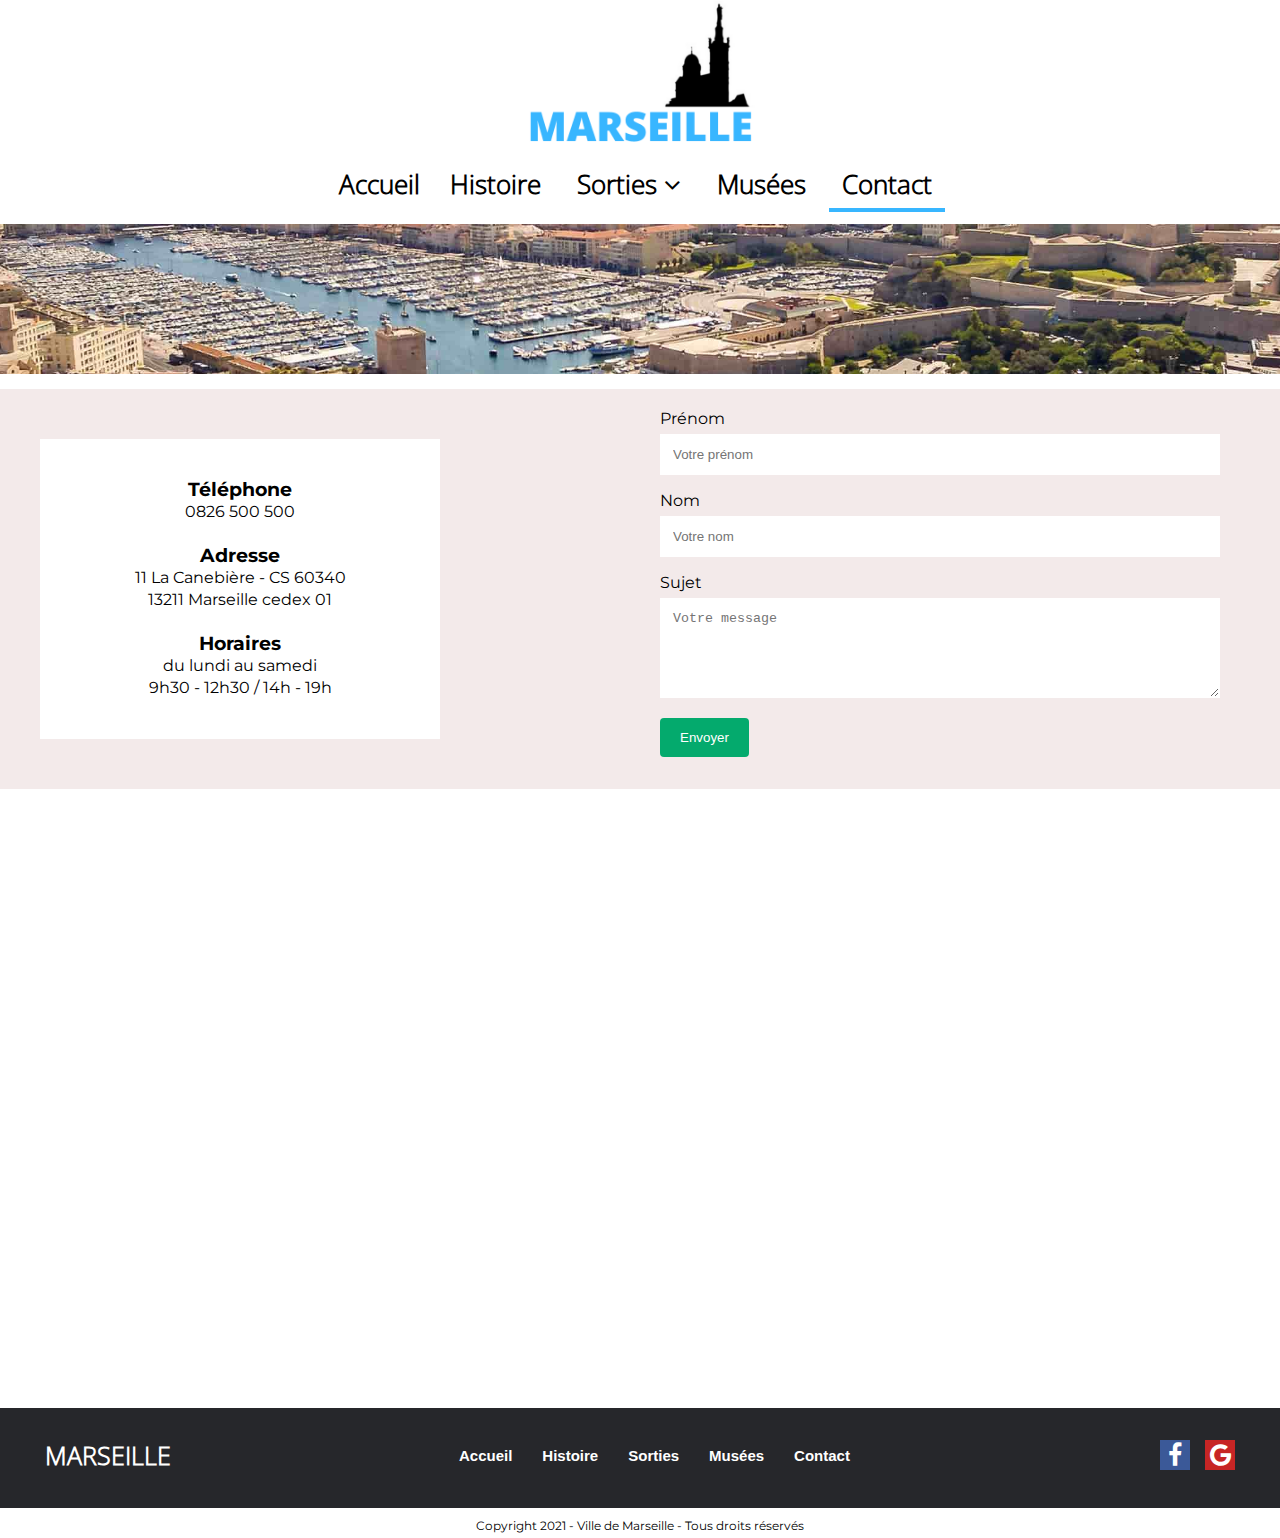
<file: voyages/marseille4.html>
<!DOCTYPE html>

<html lang="fr">

<head>
  <title>Marseille</title>
  <meta charset="utf-8">
  <meta name="viewport" content="width=device-width, initial-scale=1">
  <link rel="stylesheet" href="../css/marseille.css">
  <link rel="stylesheet" href="../css/marseille4.css">
  <script src="scripts.js"></script>
  <link rel="stylesheet" href="https://cdnjs.cloudflare.com/ajax/libs/font-awesome/4.7.0/css/font-awesome.min.css">
  <link href='https://fonts.googleapis.com/css?family=Montserrat' rel='stylesheet'>
  <link href='https://fonts.googleapis.com/css?family=Poiret One' rel='stylesheet'>
  <link href='https://fonts.googleapis.com/css?family=Alex brush' rel='stylesheet'>
  <link rel="stylesheet" href="https://cdnjs.cloudflare.com/ajax/libs/font-awesome/4.7.0/css/font-awesome.min.css">
  <link rel="stylesheet" href="https://cdnjs.cloudflare.com/ajax/libs/font-awesome/4.7.0/css/font-awesome.min.css">
  <link rel="stylesheet" media="screen" href="https://fontlibrary.org/face/alex-brush" type="text/css" />
  <link href='https://fonts.googleapis.com/css?family=Anton' rel='stylesheet'>
</head>

<body>

  <!-- //___________________________ HEADER ___________________________// !-->

  <header>
    <div class="header_container">
      <div class="logo_container">
        <img class="logo" id="logo" src="../content/logo.png"></img>
      </div>
      <div class="nav_container">
        <div class="topnav" id="myTopnav">
          <div>
            <a class="menu" href="../index.html">Accueil</a>
            <a class="menu" href="marseille1.html">Histoire</a>
          </div>
          <div class="dropdown">
            <a href="marseille2.html">Sorties <i class="fa fa-angle-down"></i></a>
            <div class="dropdown-content drop">
              <a href="marseille2.1.html">Parcs</a>
              <a href="marseille2.2.html">Randonnées</a>
              <a href="marseille2.3.html">Plages</a>
            </div>
          </div>
          <div>
            <a class="menu" href="marseille3.html">Musées</a>
          </div>
          <div>
            <a class="active menu" href="marseille4.html">Contact</a>
          </div>
          <div> <a href="javascript:void(0);" class="icon" onclick="myFunction()"> <i class="fa fa-bars"></i></a> </div>
        </div>
      </div>
  </header>

  <div id="ham" class="ham_container">
    <div class="ham">
      <a href="../index.html">Accueil</a>
      <a href="marseille1.html">Histoire</a>
      <a href="marseille2.html">Sorties</a>
      <div class="submenu">
        <a href="marseille2.1.html">&nbsp Parcs</a>
        <a href="marseille2.2.html">&nbsp Randonnées</a>
        <a href="marseille2.3.html">&nbsp Plages</a>
      </div>
      <a href="marseille3.html">Musées</a>
      <a href="marseille4.html">Contact</a>
    </div>
  </div>

  <!-- //___________________________ END ___________________________// !-->

  <main>

    <div class="contact_background"></div>

    <div class="info-container">
      <div id="shape6">

        <div class="info_container">
          <div class="contact_info_container">
            <div class="contact_info">
              <h3>Téléphone</h3>
              <p>0826 500 500</p>
              <br>
              <h3>Adresse</h3>
              <p>11 La Canebière - CS 60340</p>
              <p>13211 Marseille cedex 01 </p>
              <br>
              <h3>Horaires </h3>
              <p>du lundi au samedi <br>9h30 - 12h30 / 14h - 19h </p>
            </div>
          </div>

          <div class="contact_form_container">
            <form action="/action_page.php">
              <label for="fname">Prénom</label>
              <input type="text" id="fname" name="firstname" placeholder="Votre prénom">

              <label for="lname">Nom</label>
              <input type="text" id="lname" name="lastname" placeholder="Votre nom">

              <label for="subject">Sujet</label>
              <textarea id="subject" name="subject" placeholder="Votre message" style="height:100px"></textarea>

              <input type="submit" value="Envoyer">
            </form>
          </div>
        </div>
      </div>
    </div>

    <iframe class="map_contact"
      src="https://www.google.com/maps/embed?pb=!1m14!1m12!1m3!1d11612.978477926958!2d5.37473161977539!3d43.309138399999995!2m3!1f0!2f0!3f0!3m2!1i1024!2i768!4f13.1!5e0!3m2!1sen!2sfr!4v1634565166003!5m2!1sen!2sfr"
      width="100%" height="600" frameborder="0" style="border:0;" allowfullscreen=""></iframe>
  </main>

  <!-- //___________________________ FOOTER ___________________________// !-->

  <footer>
    <div class="footer_container">
      <div class="compagny_name">
        <p class="atelier_ponz">MARSEILLE</p>
      </div>
      <div class="sitemap">
        <a href="../index.html">Accueil</a>
        <a href="marseille1.html">Histoire</a>
        <a href="marseille2.html">Sorties</a>
        <a href="marseille3.html">Musées</a>
        <a href="marseille4.html">Contact</a>
      </div>
      <div class="social">
        <a href="#" class="fa fa-facebook"></a>
        <a href="#" class="fa fa-google"></a>
      </div>
    </div>
  </footer>

  <!-- //___________________________ END ___________________________// !-->

  <div class="copyright">
    <p>Copyright 2021 - Ville de Marseille - Tous droits réservés</p>
  </div>

</body>

</html>
</file>
<file: css/marseille.css>
/*////////// **************** HEADER + FOOTER **************** //////////*/

@font-face {
  font-family: 'Open Sans';
  src: url('../fonts/Open_Sans/static/OpenSans/OpenSans-Light.ttf') format('truetype'); 
}  

/*////////// Apply everywhere //////////*/

* {
  box-sizing: border-box;
  margin : 0;
}

/*//////////   Style the header  //////////*/

.header_container{
  display : flex ;  
  flex-direction : column;
  align-items: center;
  justify-content: center;
}

.logo_container {
  width : 400px;
  margin : auto;
  justify-content: center;
  text-align : center;
}

#logo{
  height : 150px;
  background-repeat: no-repeat;
  background-attachment: fixed;
  }

.nav_container {
  width : 100%;
  height : 70px;
}


/*//____ Style the topnav ____ //*/

/* Style the top navigation bar */

.topnav {
  overflow: hidden;
  background-color: white;
  text-align:center;
  padding : 12px ;
  display : flex;
  flex-direction: row;
  justify-content: center;
  gap : 10px;
}

/* Style the topnav links */
.topnav a {
  font-family: 'Open Sans', sans-serif;  
  font-weight: bolder;
  color: black;
  text-align: center;
  padding: 10px 13px;
  font-size : 26px;
  text-decoration: none;
  transition: all ease-in-out 300ms;  
}

.topnav .online{
  color : grey;
}

/* Menu hover effect */

.topnav a{
  position: relative;
}

.topnav .menu::before{
  content: "";
  width: 100%;
  height: 4px;
  position: absolute;
  left: 0;
  bottom: 0;
  background: #fff;
  transition: 0.5s transform ease;
  transform: scale3d(0,1,1);
  background:#38B6FF;
  transform-origin: 100% 50%;
}

.topnav .menu:hover::before{
  transform: scale3d(1,1,1);
}

.topnav .menu:hover::before{
  transform-origin: 0 50%;
}

.ham a:hover {
  background-color : #afe1fd;
}

.dropdown-content a:hover{
  background-color : #afe1fd;
}

.topnav .active::before{
  content: "";
  width: 100%;
  height: 4px;
  position: absolute;
  left: 0;
  bottom: 0;
  background: #fff;
  background:#38B6FF;
  transform-origin: 100% 50%;
  transform: scale3d(1,1,1);
}

/* Dropdown */

.dropdown-content {
  overflow: hidden;
  background-color: white;
  z-index:2;
  position : absolute;
  display : none;
  flex-direction: column;
  padding-top : 21.5px;  
}

.dropdown-content a{
  font-size : 21px;
}

.dropdown:hover .dropdown-content {
  display : flex ;
}

/* Responsive Topnav */

.active:hover {
  background-color: #fff !important;
}

.icon:hover {
  background-color: #fff !important;
}

.topnav .icon {
  display: none;
  background-color :transparent !important;
}

@media screen and (max-width: 1200px) {
  .topnav a {
    display: none;
  }
  .topnav a.icon {
    display:flex;
  }
  .topnav{
    justify-content: flex-end;
  }
  .ham_container.responsive {
    display : flex  !important;
    flex-direction :row;
    justify-content: flex-end; 
  }
}

/* Style the ham menu */

.ham_container{
  display : none;
  flex-direction :row;
  justify-content: flex-end;
}

.ham a{
  display : flex;
  flex-direction : column;
}

.ham {
  overflow: hidden;
  background-color: white;
  text-align:right;
  z-index:2;
  position : absolute;
}

/* Style the topnav links */
.ham a {
  font-family : Montserrat ;
  color: black;
  text-align: left;
  padding: 10px 13px;
  font-size : 28px;
  text-decoration: none;
  border-top: 1px solid transparent;
  transition: all ease-in-out 300ms;  
}

.submenu a{
 color : grey;
font-size: 25px;}

/*////////// Style the main //////////*/

.info-container{
  display : flex;
  flex-direction: row;
  justify-content: center;
  gap : 20px;
  margin-top: 15px;
  margin-bottom : -5px;
}

#shape1{
  height : 600px;
  width : 100%;
  background-color : rgb(243, 234, 234);
  font-family : montserrat;
  margin-bottom : 15px;
}

/*///////// Style video /////////*/

.video-container {
  height: 800px;
  width:  100%;
  z-index: -1;
}

.video-container video {
width: 100%;
height: 100%;
object-fit: cover;
}

/*////////// Style the footer //////////*/

footer {
  background-color:#26272b;
  font-size:15px;
  height : 100px;
  padding-top : 30px;
}

.footer_container{
  display : flex;
  flex-direction : row;
  margin-right :5px;
  margin-left :5px;
  gap : 100px;
}

/* Compagny name */

.compagny_name{
  width : 15%;
}

.atelier_ponz{
  font-family : Open Sans ;
  font-weight: bold;
  font-size: 25px;
  text-align : left;
  color : white;
  padding-left : 40px;
  width : 200px;
  }
  
/* Sitemap */

.sitemap{
  display : flex;
  flex-direction : row;
  gap : 30px;
  align-items: center;
  text-align : center;  
  justify-content : center;
  width : 70%;
}

.sitemap a {
  text-decoration: none;
  font-family : Helvetica;
  color : white;
  font-weight: bold;
  transition: all ease-in-out 350ms;  
}

.sitemap a:hover {
 color : rgb(197, 196, 196);
}

@media screen and (max-width: 1000px) {
  .sitemap a {
    display: none;
  }
  }

/* Social */

.social{
  display : flex;
  flex-direction : row;
  width : 15%;
  font-size : 25px;
  align-items: center;
  text-align : center;  
  justify-content : flex-end;
  gap : 15px;
  padding-right : 40px;
}

.social a {
  text-decoration: none;
}

.fa-facebook {
  color: white;
  background: #3b5998;
  width : 30px;
  height : 30px;
  text-align : center;
  padding-top: 3px;
  transition: all ease-in-out 400ms;
}

.fa-facebook:hover {
  background: rgb(197, 196, 196);
}

.fa-google {
  color: white;
  background: rgb(199, 37, 37);
  width : 30px;
  height : 30px;
  text-align : center;
  padding-top: 3px;
  transition: all ease-in-out 400ms;
}

.fa-google:hover {
  background: rgb(197, 196, 196);
}

.copyright{
  font-family : Montserrat;
  text-align : center;
  font-size : 12px;
  padding-top : 10px;
  margin-bottom : 5px;
}

/*////////// **************** ACCUEIL **************** //////////*/

/* Scroll Arrow */

.square {
  height : 50px;
  width : 50px;
  z-index:2;
  margin-left : 50%;
  animation: blinker 2s linear infinite;
  bottom : 0;
  position: fixed;
  margin-bottom :20px; 
}

.fa-angle-double-down{
  color : white;
  font-size : 40px;
  margin-left:-10px;
}

@keyframes blinker {
  50% {
    opacity: 0.6;
  }
}

html{
  scroll-behavior : smooth;
}

/* ____________News____________ */

/* Structure */

.shape_news{
  height : auto;
  width : 100%;
  background-color : white;
  font-family : montserrat;
  margin-bottom : 15px;
  display : flex;
  flex-direction : column;
  gap : 10px;
  justify-content: center;
}

.news_title{
  color:white;
  font-size: 30px;
  text-align :center;
  padding-right : 40px;
}

/* Images D&G */

.news_1{
  display : flex;
  flex-direction : row;
  gap : 10px;
  background-color: #26272b;
  justify-content: center;
  padding-top : 10px;
  padding-bottom: 10px;
  width : auto;
}

.news_1_left{
  display: flex;
}

.news_1_left img{
  width : 900px;
  height : 500px;
}

.news_1_right{
  display : flex;
  flex-direction : column;
  gap : 10px;
}

.news_1_right img{
  width : auto;
  height : 117.5px; 
}

/* Titre article */

.news_2 {
  display :flex;
  flex-direction: row;
  justify-content: center;
  text-align: center;
  align-items: center;
  height : 100px;
  background-color : rgb(243, 234, 234);
}

.news_2 h1 {
  display :flex;
  flex-direction: row;
  justify-content: center;
  text-align: center;
  align-items: center;
  height : 100px;
  font-size : 25px;
}

/* JS_Left_img */

.left_img1{
  display : flex;
}

.left_img2{
  display : none;
}

.left_img3{
  display : none;
}

.left_img4{
  display : none;
}

.news_1_right:hover + .news_1_left{
  display : none;
}

/* JS_Right_img */

.right_img1{
  opacity : 100%;
}

.right_img2{
opacity : 50%;
}

.right_img3{
  opacity : 50%;
}

.right_img4{
  opacity : 50%;
}

/* JS_txt */

#txt1{
  display: flex;
  background-color:white;
  height : 70px;
  width : 1000px;
  justify-content : center;
  align-items :center;
}

#txt2{
  display: none;
  background-color:white;
  height : 70px;
  width : 1000px;
  justify-content : center;
  align-items :center;
}

#txt3{
  display: none;
  background-color:white;
  height : 70px;
  width : 1000px;
  justify-content : center;
  align-items :center;
}

#txt4{
  display: none;
  background-color:white;
  height : 70px;
  width : 1000px;
  justify-content : center;
  align-items :center;
}

/* Responsive */

@media screen and (max-width: 1000px) {
  .news_1{
    display : flex;
    flex-direction : column;
    gap : 10px;
    background-color: #26272b;
    justify-content: center;
    padding-top : 10px;
    padding-bottom: 10px;
    align-items: center;
    width : auto;
  }

  .news_1_left{
    justify-content: center;
    height : auto;
  }

  .news_1_left img{
    width : 100%;
    height : auto;
  }

  .news_1_right{
    justify-content: center;
    height : auto;
    flex-direction: row;
    width : 90%;
  }

  .news_1_right img{
    height : auto;
    width:25%;
  }

  .news_2 h1 {
    font-size : 20px;
  }

  .news_title{
    color:white;
    font-size: 30px;
    padding-right : 0px;
  }
  }
</file>
<file: css/marseille2.2.css>
/*////////// **************** HEADER + FOOTER **************** //////////*/

@font-face {
  font-family: 'Open Sans';
  src: url('../fonts/Open_Sans/static/OpenSans/OpenSans-Light.ttf') format('truetype');
}

/*////////// Apply everywhere //////////*/

* {
  box-sizing: border-box;
  margin : 0;
}

/*//////////   Style the header  //////////*/

.header_container{
  display : flex ;
  flex-direction : column;
  align-items: center;
  justify-content: center;
  /* background-color: blue ;  */
}

.logo_container {
  width : 400px;
  margin : auto;
  justify-content: center;
  text-align : center;
  /* background-color: red ;  */
}

#logo{
  height : 150px;
  background-repeat: no-repeat;
  background-attachment: fixed;
  }

.nav_container {
  width : 100%;
  height : 70px;
}

/*//____ Style the topnav ____ //*/

/* Style the top navigation bar */
.topnav {
  overflow: hidden;
  background-color: white;
  text-align:center;
  padding : 12px ;
  /* background-color: orange  ; */
  display : flex;
  flex-direction: row;
  justify-content: center;
  gap : 10px;
}

/* Style the topnav links */
.topnav a {
  font-family: 'Open Sans', sans-serif;
  font-weight: bolder;
  color: black;
  text-align: center;
  padding: 10px 13px;
  font-size : 26px;
  text-decoration: none;
  transition: all ease-in-out 300ms;
}

.topnav .online{
  color : grey;
}

/* Menu hover effect */

.topnav a{
  position: relative;
}

.topnav .menu::before{
  content: "";
  width: 100%;
  height: 4px;
  position: absolute;
  left: 0;
  bottom: 0;
  background: #fff;
  transition: 0.5s transform ease;
  transform: scale3d(0,1,1);
  transform-origin: 0 50%;
}

.topnav .menu:hover::before{
  transform: scale3d(1,1,1);
}
.topnav .menu::before {
  background:#38B6FF;
  transform-origin: 100% 50%;
}
.topnav .menu:hover::before{
  transform-origin: 0 50%;
}

.ham a:hover {
  background-color : #afe1fd;
}

.dropdown-content a:hover{
  background-color : #afe1fd;
}

.topnav .active::before{
  content: "";
  width: 100%;
  height: 4px;
  position: absolute;
  left: -8px;
  bottom: 0;
  background: #fff;
  background:#38B6FF;
  transform: scale3d(0.7,1,1);
}
/* Dropdown */

.dropdown-content {
  overflow: hidden;
  background-color: white;
  z-index:2;
  position : absolute;
  display : none;
  flex-direction: column;
  padding-top : 21.5px;
}

.dropdown-content a{
  font-size : 21px;
}

.dropdown:hover .dropdown-content {
  display : flex ;
}

/* Responsive Topnav */

.active:hover {
  background-color: #fff !important;
}

.icon:hover {
  background-color: #fff !important;
}

.topnav .icon {
  display: none;
  background-color :transparent !important;
}

@media screen and (max-width: 1200px) {
  .topnav a {
    display: none;
  }
  .topnav a.icon {
    display:flex;
  }
  .topnav{
    justify-content: flex-end;
  }
  .ham_container.responsive {
    display : flex  !important;
    flex-direction :row;
    justify-content: flex-end;
  }
}

/* Style the ham menu */

.ham_container{
  display : none;
  flex-direction :row;
  justify-content: flex-end;
}

.ham a{
  display : flex;
  flex-direction : column;
}

.ham {
  overflow: hidden;
  background-color: white;
  text-align:right;
  z-index:2;
  position : absolute;
}

/* Style the topnav links */
.ham a {
  font-family : Montserrat ;
  color: black;
  text-align: left;
  padding: 10px 13px;
  font-size : 28px;
  text-decoration: none;
  border-top: 1px solid transparent;
  transition: all ease-in-out 300ms;
}

.submenu a{
 color : grey;
font-size: 25px;}

/*////////// Style the background //////////*/

.background{
  background-image: url("../content/background-rando.png");
  background-size : cover;
  height: 150px;
  background-repeat: no-repeat;
  background-attachment: fixed;
  background-position :center;
  z-index : 1;
}

.contact_background{
  background-image: url("content/background.jpeg");
  background-size : 1450px;;
  height: 150px;
  background-position : 0 -55px;
  background-repeat: no-repeat;
  background-attachment: fixed;
  background-position :center;
}

/*////////// Style the main //////////*/

.info-container{
  display : flex;
  flex-direction: row;
  justify-content: center;
  gap : 20px;
  margin-top: 15px;
  margin-bottom : -5px;
}

#shapeSorties{

  width : 100%;
  background-color : rgb(243, 234, 234);
  font-family : montserrat;
  margin-bottom : 15px;
  padding-bottom: 30px;
}

/*///////// Style video /////////*/

.video-container{
  height: 10px;
  width:  100%;
}

.video-container video {
width: 100%;
height: 100%;
object-fit: cover;
}

/*////////// Style the map //////////*/

.map{
  padding-top : 0px;
}

iframe{
  -ms-filter: "progid:DXImageTransform.Microsoft.Alpha(Opacity=60)";
  filter: alpha(opacity=100);
  -moz-opacity: 1;
  -khtml-opacity: 1;
  opacity: 1;
}

iframe:hover{
  -ms-filter: "progid:DXImageTransform.Microsoft.Alpha(Opacity=100)";
  filter: alpha(opacity=100);
  -moz-opacity: 1;
  -khtml-opacity: 1;
  opacity: 1;
}

iframe{
  transition:all 0.5s linear;
  -o-transition:all 0.5s linear;
  -moz-transition:all 0.5s linear;
  -webkit-transition:all 0.5s linear;
}

/*////////// Style the footer //////////*/

footer {
  background-color:#26272b;
  font-size:15px;
  height : 100px;
  padding-top : 30px;
}

.footer_container{
  display : flex;
  flex-direction : row;
  margin-right :5px;
  margin-left :5px;
  gap : 100px;
}

/* Compagny name */

.compagny_name{
  width : 15%;
}

.atelier_ponz{
  font-family : Open Sans ;
  font-weight: bold;
  font-size: 25px;
  text-align : left;
  color : white;
  padding-left : 40px;
  width : 200px;
  }

/* Sitemap */

.sitemap{
  display : flex;
  flex-direction : row;
  gap : 30px;
  align-items: center;
  text-align : center;
  justify-content : center;
  /* background-color: red; */
  width : 70%;
}

.sitemap a {
  text-decoration: none;
  font-family : Helvetica;
  color : white;
  font-weight: bold;
  transition: all ease-in-out 350ms;

}

.sitemap a:hover {
 color : rgb(197, 196, 196);
}

@media screen and (max-width: 1000px) {
  .sitemap a {
    display: none;
  }
  }

/* Social */

.social{
  display : flex;
  flex-direction : row;
  /* background-color: green; */
  width : 15%;
  font-size : 25px;
  align-items: center;
  text-align : center;
  justify-content : flex-end;
  gap : 15px;
  padding-right : 40px;
}

.social a {
  text-decoration: none;
}

.fa-facebook {
  color: white;
  background: #3b5998;
  width : 30px;
  height : 30px;
  text-align : center;
  padding-top: 3px;
  transition: all ease-in-out 400ms;
}

.fa-facebook:hover {
  background: rgb(197, 196, 196);
}

.fa-google {
  color: white;
  background: rgb(199, 37, 37);
  width : 30px;
  height : 30px;
  text-align : center;
  padding-top: 3px;
  transition: all ease-in-out 400ms;
}

.fa-google:hover {
  background: rgb(197, 196, 196);
}

.copyright{
  font-family : Montserrat;
  text-align : center;
  font-size : 12px;
  padding-top : 10px;
  margin-bottom : 5px;
}

/*////////// **************** SORTIES **************** //////////*/
/*////////// **************** RANDONNEES **************** //////////*/

body{
   display: flex;
   justify-content: center;
   text-align: center;
   flex-direction: column;
   padding-bottom: 30px;
}

.titre{
  color: rgba(3, 44, 78);
  height: 160px;
  display: flex;
  justify-content: center;
  flex-direction: column;
  font-size: 40px;
  border-radius: 40px;

}

.container-rando{
  border-radius: 8px;
  padding-top: 20px;
  padding-bottom: 20px;
  width: 90%;
  margin: auto;
  display: flex;
  flex-direction: row;
  justify-content: space-around;
  column-gap: 20px;
  box-shadow: rgba(50, 50, 93, 0.25) 0px 50px 100px -20px, rgba(0, 0, 0, 0.3) 0px 30px 60px -30px, rgba(10, 37, 64, 0.35) 0px -2px 6px 0px inset;;
  height: auto;
  flex-wrap: wrap;
}

.para{
  display: flex;
  text-align: center;
  border-radius: 8px;
  justify-content: center;
  width: 30%;
  margin: auto;
  padding-bottom: 40px;
  height: 320px;
}

.picture{
  border-radius: 8px;
  filter: drop-shadow(0 0 0.90rem gray);
  object-fit: fixed;
  width: 500px;
  height: 350px;
}

.items{
  display: flex;
  flex-direction: column;
  gap: 20px;
  padding-top: 30px;
  border-radius: 8px;
  width: 25%;
}

h2{
  justify-content: flex-start;
  display: flex;
  text-align: left;
  margin-left: 72px;
  margin-right: 72px;
  padding-top: 40px;
  padding-bottom: 10px;
}

.logoInfo{
  width: 50px;
  height: 50px;
  margin-right: 20px;
  margin-left: 20px;
}

.hide {
  border: solid 0.5px;
  padding:10px;
  border-radius: 12px;
  width: 220px;
}

.bul:hover + .hide {
  display: block;
  color: black;
}

.align{
  display: flex;
}

p{
  font-size: 25px;
}

.shadow{
  box-shadow: rgba(0, 0, 0, 0.45) 0px 25px 20px -20px;
}
</file>
<file: css/marseille2.3.css>
/*////////// **************** HEADER + FOOTER **************** //////////*/

@font-face {
  font-family: 'Open Sans';
  src: url('../fonts/Open_Sans/static/OpenSans/OpenSans-Light.ttf') format('truetype');
}

/*////////// Apply everywhere //////////*/

* {
  box-sizing: border-box;
  margin : 0;
}

/*//////////   Style the header  //////////*/

.header_container{
  display : flex ;
  flex-direction : column;
  align-items: center;
  justify-content: center;
  /* background-color: blue ;  */
}

.logo_container {
  width : 400px;
  margin : auto;
  justify-content: center;
  text-align : center;
  /* background-color: red ;  */
}

#logo{
  height : 150px;
  background-repeat: no-repeat;
  background-attachment: fixed;
  }

.nav_container {
  width : 100%;
  height : 70px;
}

/*//____ Style the topnav ____ //*/

/* Style the top navigation bar */
.topnav {
  overflow: hidden;
  background-color: white;
  text-align:center;
  padding : 12px ;
  /* background-color: orange  ; */
  display : flex;
  flex-direction: row;
  justify-content: center;
  gap : 10px;
}

/* Style the topnav links */
.topnav a {
  font-family: 'Open Sans', sans-serif;
  font-weight: bolder;
  color: black;
  text-align: center;
  padding: 10px 13px;
  font-size : 26px;
  text-decoration: none;
  transition: all ease-in-out 300ms;
}

.topnav .online{
  color : grey;
}

/* Menu hover effect */

.topnav a{
  position: relative;
}

.topnav .menu::before{
  content: "";
  width: 100%;
  height: 4px;
  position: absolute;
  left: 0;
  bottom: 0;
  background: #fff;
  transition: 0.5s transform ease;
  transform: scale3d(0,1,1);
  transform-origin: 0 50%;
}

.topnav .menu:hover::before{
  transform: scale3d(1,1,1);
}
.topnav .menu::before {
  background:#38B6FF;
  transform-origin: 100% 50%;
}
.topnav .menu:hover::before{
  transform-origin: 0 50%;
}

.ham a:hover {
  background-color : #afe1fd;
}

.dropdown-content a:hover{
  background-color : #afe1fd;
}

.topnav .active::before{
  content: "";
  width: 100%;
  height: 4px;
  position: absolute;
  left: -8px;
  bottom: 0;
  background: #fff;
  background:#38B6FF;
  transform: scale3d(0.7,1,1);
}
/* Dropdown */

.dropdown-content {
  overflow: hidden;
  background-color: white;
  z-index:2;
  position : absolute;
  display : none;
  flex-direction: column;
  padding-top : 21.5px;
}

.dropdown-content a{
  font-size : 21px;
}

.dropdown:hover .dropdown-content {
  display : flex ;
}

/* Responsive Topnav */

.active:hover {
  background-color: #fff !important;
}

.icon:hover {
  background-color: #fff !important;
}

.topnav .icon {
  display: none;
  background-color :transparent !important;
}

@media screen and (max-width: 1200px) {
  .topnav a {
    display: none;
  }
  .topnav a.icon {
    display:flex;
  }
  .topnav{
    justify-content: flex-end;
  }
  .ham_container.responsive {
    display : flex  !important;
    flex-direction :row;
    justify-content: flex-end;
  }
}

/* Style the ham menu */

.ham_container{
  display : none;
  flex-direction :row;
  justify-content: flex-end;
}

.ham a{
  display : flex;
  flex-direction : column;
}

.ham {
  overflow: hidden;
  background-color: white;
  text-align:right;
  z-index:2;
  position : absolute;
}

/* Style the topnav links */
.ham a {
  font-family : Montserrat ;
  color: black;
  text-align: left;
  padding: 10px 13px;
  font-size : 28px;
  text-decoration: none;
  border-top: 1px solid transparent;
  transition: all ease-in-out 300ms;
}

.submenu a{
 color : grey;
font-size: 25px;}

/*////////// Style the background //////////*/

.background{
  background-image: url("../content/plages-background2.png");
  background-size : cover;
  height: 150px;
  background-repeat: no-repeat;
  background-attachment: fixed;
  background-position :center;
  z-index : 1;
}

.contact_background{
  background-image: url("content/background.jpeg");
  background-size : 1450px;;
  height: 150px;
  background-position : 0 -55px;
  background-repeat: no-repeat;
  background-attachment: fixed;
  background-position :center;
}

/*////////// Style the main //////////*/

.info-container{
  display : flex;
  flex-direction: row;
  justify-content: center;
  gap : 20px;
  margin-top: 15px;
  margin-bottom : -5px;
}

#shapeSorties{

  width : 100%;
  background-color : rgb(243, 234, 234);
  font-family : montserrat;
  margin-bottom : 15px;
}

/*///////// Style video /////////*/

.video-container{
  height: 10px;
  width:  100%;
}

.video-container video {
width: 100%;
height: 100%;
object-fit: cover;
}

/*////////// Style the map //////////*/

.map{
  padding-top : 0px;
}

iframe{
  -ms-filter: "progid:DXImageTransform.Microsoft.Alpha(Opacity=60)";
  filter: alpha(opacity=100);
  -moz-opacity: 1;
  -khtml-opacity: 1;
  opacity: 1;
}

iframe:hover{
  -ms-filter: "progid:DXImageTransform.Microsoft.Alpha(Opacity=100)";
  filter: alpha(opacity=100);
  -moz-opacity: 1;
  -khtml-opacity: 1;
  opacity: 1;
}

iframe{
  transition:all 0.5s linear;
  -o-transition:all 0.5s linear;
  -moz-transition:all 0.5s linear;
  -webkit-transition:all 0.5s linear;
}

/*////////// Style the footer //////////*/

footer {
  background-color:#26272b;
  font-size:15px;
  height : 100px;
  padding-top : 30px;
}

.footer_container{
  display : flex;
  flex-direction : row;
  margin-right :5px;
  margin-left :5px;
  gap : 100px;
}

/* Compagny name */

.compagny_name{
  width : 15%;
}

.atelier_ponz{
  font-family : Open Sans ;
  font-weight: bold;
  font-size: 25px;
  text-align : left;
  color : white;
  padding-left : 40px;
  width : 200px;
  }

/* Sitemap */

.sitemap{
  display : flex;
  flex-direction : row;
  gap : 30px;
  align-items: center;
  text-align : center;
  justify-content : center;
  /* background-color: red; */
  width : 70%;
}

.sitemap a {
  text-decoration: none;
  font-family : Helvetica;
  color : white;
  font-weight: bold;
  transition: all ease-in-out 350ms;

}

.sitemap a:hover {
 color : rgb(197, 196, 196);
}

@media screen and (max-width: 1000px) {
  .sitemap a {
    display: none;
  }
  }

/* Social */

.social{
  display : flex;
  flex-direction : row;
  /* background-color: green; */
  width : 15%;
  font-size : 25px;
  align-items: center;
  text-align : center;
  justify-content : flex-end;
  gap : 15px;
  padding-right : 40px;
}

.social a {
  text-decoration: none;
}

.fa-facebook {
  color: white;
  background: #3b5998;
  width : 30px;
  height : 30px;
  text-align : center;
  padding-top: 3px;
  transition: all ease-in-out 400ms;
}

.fa-facebook:hover {
  background: rgb(197, 196, 196);
}

.fa-google {
  color: white;
  background: rgb(199, 37, 37);
  width : 30px;
  height : 30px;
  text-align : center;
  padding-top: 3px;
  transition: all ease-in-out 400ms;
}

.fa-google:hover {
  background: rgb(197, 196, 196);
}

.copyright{
  font-family : Montserrat;
  text-align : center;
  font-size : 12px;
  padding-top : 10px;
  margin-bottom : 5px;
}

/*////////// **************** SORTIES **************** //////////*/
/*////////// **************** PLAGES **************** //////////*/

body{
   display: flex;
   justify-content: center;
   text-align: center;
   flex-direction: column;
   padding-bottom: 30px;
}

.pad-bot{
  padding-bottom: 60px;
}

.titre{
  color: rgba(3, 44, 78);
  height: 160px;
  display: flex;
  justify-content: center;
  flex-direction: column;
  font-size: 40px;
  border-radius: 40px;

}

.container{
  display: flex;
  flex-direction: column;
  justify-content: space-around;
  row-gap: 30px;
  padding-bottom: 30px;
  padding-top: 30px;
  width: 90%;
  margin: auto;
}

.img{
  display: flex;
  justify-content: center;
  padding-bottom: 30px;

}

.para{
  display: flex;
  text-align: center;
  border-radius: 8px;
  justify-content: center;
  width: 80%;
  margin: auto;
  padding-bottom: 20px;
}

.picture{
  display: flex;
  justify-content: space-evenly;
  width: 90%;
  height: 400px;
  border-radius: 8px;
  filter: drop-shadow(0 0 0.90rem gray);
  object-fit: fixed;
}

.box{
  display: flex;
  flex-direction: column;
  justify-content: center;
  text-align: center;
  padding-top: 30px;
  padding-bottom: 30px;
  border-radius: 8px;



}

.shadow{
  box-shadow: rgba(0, 0, 0, 0.45) 0px 25px 20px -20px;
}

.moon{

  box-shadow: rgba(3, 44, 78, 0.25) 0px 5px 10px -5px, rgba(3, 44, 78, 0.3) 0px 5px 7px -5px;
}

h2{
  padding-bottom: 20px;
  padding-top: -20px;
}
</file>
<file: css/marseille2.css>
/*////////// **************** HEADER + FOOTER **************** //////////*/

@font-face {
  font-family: 'Open Sans';
  src: url('../fonts/Open_Sans/static/OpenSans/OpenSans-Light.ttf') format('truetype'); 
}  

/*////////// Apply everywhere //////////*/

* {
  box-sizing: border-box;
  margin : 0;
}

/*//////////   Style the header  //////////*/

.header_container{
  display : flex ;  
  flex-direction : column;
  align-items: center;
  justify-content: center;
  /* background-color: blue ;  */
}

.logo_container {
  width : 400px;
  margin : auto;
  justify-content: center;
  text-align : center;
  /* background-color: red ;  */
}

#logo{
  height : 150px;
  background-repeat: no-repeat;
  background-attachment: fixed;
  }

.nav_container {
  width : 100%;
  height : 70px;
}

/*//____ Style the topnav ____ //*/

/* Style the top navigation bar */
.topnav {
  overflow: hidden;
  background-color: white;
  text-align:center;
  padding : 12px ;
  /* background-color: orange  ; */
  display : flex;
  flex-direction: row;
  justify-content: center;
  gap : 10px;
}

/* Style the topnav links */
.topnav a {
  font-family: 'Open Sans', sans-serif;  
  font-weight: bolder;
  color: black;
  text-align: center;
  padding: 10px 13px;
  font-size : 26px;
  text-decoration: none;
  transition: all ease-in-out 300ms;  
}

.topnav .online{
  color : grey;
}

/* Menu hover effect */

.topnav a{
  position: relative;
}

.topnav .menu::before{
  content: "";
  width: 100%;
  height: 4px;
  position: absolute;
  left: 0;
  bottom: 0;
  background: #fff;
  transition: 0.5s transform ease;
  transform: scale3d(0,1,1);
  transform-origin: 0 50%;
}

.topnav .menu:hover::before{
  transform: scale3d(1,1,1);
}
.topnav .menu::before {
  background:#38B6FF;
  transform-origin: 100% 50%;
}
.topnav .menu:hover::before{
  transform-origin: 0 50%;
}

.ham a:hover {
  background-color : #afe1fd;
}

.dropdown-content a:hover{
  background-color : #afe1fd;
}

.topnav .active::before{
  content: "";
  width: 100%;
  height: 4px;
  position: absolute;
  left: -8px;
  bottom: 0;
  background: #fff;
  background:#38B6FF;
  transform: scale3d(0.7,1,1);
}

/* Dropdown */

.dropdown-content {
  overflow: hidden;
  background-color: white;
  z-index:2;
  position : absolute;
  display : none;
  flex-direction: column;
  padding-top : 21.5px;  
}

.dropdown-content a{
  font-size : 21px;
}

.dropdown:hover .dropdown-content {
  display : flex ;
}

/* Responsive Topnav */

.active:hover {
  background-color: #fff !important;
}

.icon:hover {
  background-color: #fff !important;
}

.topnav .icon {
  display: none;
  background-color :transparent !important;
}

@media screen and (max-width: 1200px) {
  .topnav a {
    display: none;
  }
  .topnav a.icon {
    display:flex;
  }
  .topnav{
    justify-content: flex-end;
  }
  .ham_container.responsive {
    display : flex  !important;
    flex-direction :row;
    justify-content: flex-end; 
  }
}

/* Style the ham menu */

.ham_container{
  display : none;
  flex-direction :row;
  justify-content: flex-end;
}

.ham a{
  display : flex;
  flex-direction : column;
}

.ham {
  overflow: hidden;
  background-color: white;
  text-align:right;
  z-index:2;
  position : absolute;
}

/* Style the topnav links */
.ham a {
  font-family : Montserrat ;
  color: black;
  text-align: left;
  padding: 10px 13px;
  font-size : 28px;
  text-decoration: none;
  border-top: 1px solid transparent;
  transition: all ease-in-out 300ms;  
}

.submenu a{
 color : grey;
font-size: 25px;}

/*////////// Style the background //////////*/

.background{
  background-image: url("../content/background-sorties.png");
  background-size : cover;
  height: 150px;
  background-repeat: no-repeat;
  background-attachment: fixed;
  background-position :center;
  z-index : 1;
}

.contact_background{
  background-image: url("content/background.jpeg");
  background-size : 100%;
  height: 150px;
  background-position : 0 -55px;
  background-repeat: no-repeat;
  background-attachment: fixed;
  background-position :center;
}

/*////////// Style the main //////////*/

.info-container{
  display : flex;
  flex-direction: row;
  justify-content: center;
  gap : 20px;
  margin-top: 15px;
  margin-bottom : -5px;
}

#shapeSorties{

  width : 100%;
  background-color : rgb(243, 234, 234);
  font-family : montserrat;
  margin-bottom : 15px;
}

/*///////// Style video /////////*/

.video-container{
  height: 10px;
  width:  100%;
}

.video-container video {
width: 100%;
height: 100%;
object-fit: cover;
}

/*////////// Style the map //////////*/

.map{
  padding-top : 0px;
}

iframe{
  -ms-filter: "progid:DXImageTransform.Microsoft.Alpha(Opacity=60)";
  filter: alpha(opacity=100);
  -moz-opacity: 1;
  -khtml-opacity: 1;
  opacity: 1;
}

iframe:hover{
  -ms-filter: "progid:DXImageTransform.Microsoft.Alpha(Opacity=100)";
  filter: alpha(opacity=100);
  -moz-opacity: 1;
  -khtml-opacity: 1;
  opacity: 1;
}

iframe{
  transition:all 0.5s linear;
  -o-transition:all 0.5s linear;
  -moz-transition:all 0.5s linear;
  -webkit-transition:all 0.5s linear;
}

/*////////// Style the footer //////////*/

footer {
  background-color:#26272b;
  font-size:15px;
  height : 100px;
  padding-top : 30px;
}

.footer_container{
  display : flex;
  flex-direction : row;
  margin-right :5px;
  margin-left :5px;
  gap : 100px;
}

/* Compagny name */

.compagny_name{
  width : 15%;
}

.atelier_ponz{
  font-family : Open Sans ;
  font-weight: bold;
  font-size: 25px;
  text-align : left;
  color : white;
  padding-left : 40px;
  width : 200px;
  }

/* Sitemap */

.sitemap{
  display : flex;
  flex-direction : row;
  gap : 30px;
  align-items: center;
  text-align : center;
  justify-content : center;
  /* background-color: red; */
  width : 70%;
}

.sitemap a {
  text-decoration: none;
  font-family : Helvetica;
  color : white;
  font-weight: bold;
  transition: all ease-in-out 350ms;

}

.sitemap a:hover {
 color : rgb(197, 196, 196);
}

@media screen and (max-width: 1000px) {
  .sitemap a {
    display: none;
  }
  }

/* Social */

.social{
  display : flex;
  flex-direction : row;
  /* background-color: green; */
  width : 15%;
  font-size : 25px;
  align-items: center;
  text-align : center;
  justify-content : flex-end;
  gap : 15px;
  padding-right : 40px;
}

.social a {
  text-decoration: none;
}

.fa-facebook {
  color: white;
  background: #3b5998;
  width : 30px;
  height : 30px;
  text-align : center;
  padding-top: 3px;
  transition: all ease-in-out 400ms;
}

.fa-facebook:hover {
  background: rgb(197, 196, 196);
}

.fa-google {
  color: white;
  background: rgb(199, 37, 37);
  width : 30px;
  height : 30px;
  text-align : center;
  padding-top: 3px;
  transition: all ease-in-out 400ms;
}

.fa-google:hover {
  background: rgb(197, 196, 196);
}

.copyright{
  font-family : Montserrat;
  text-align : center;
  font-size : 12px;
  padding-top : 10px;
  margin-bottom : 5px;
}

/*////////// **************** SORTIES **************** //////////*/
body{
   display: flex;
   justify-content: center;
   text-align: center;
   flex-direction: column;
   padding-bottom: 30px;

}



.titre{
  color: rgba(3, 44, 78);
  height: 160px;
  display: flex;
  justify-content: center;
  flex-direction: column;
  font-size: 40px;
  border-radius: 40px;
}

.container{
  display: flex;
  flex-direction: row;
  justify-content: space-around;
  row-gap: 30px;
  padding-bottom: 30px;
  padding-top: 30px;
}



.para{
  width: 90%;
  display: flex;
  flex-direction: column;
  border-radius: 8px;
  text-align: left;

}
.picture{
  display: flex;
  justify-content: space-around;
  width: 300px;
  height: 150px;
  border-radius: 8px;
  filter: drop-shadow(0 0 0.90rem gray);
}

.box{
  display: flex;
  flex-direction: column;
  align-items: center;
  border-radius: 8px;
  height: 600px;
  width: 320px;
}

.shadow{
  box-shadow: rgba(0, 0, 0, 0.45) 0px 25px 20px -20px;
}

.moon{

  box-shadow: rgba(3, 44, 78, 0.25) 0px 5px 10px -5px, rgba(3, 44, 78, 0.3) 0px 5px 7px -5px;
}

h2{
  padding-top: 30px;
  display: flex;

  padding-bottom: 20px;
  padding-top: -20px;
}

a{
  text-decoration: none;
  color: darkblue;
}
</file>
<file: css/marseille4.css>
/*////////// **************** CONTACT **************** //////////*/


.contact_background{
  background-image: url("../content/background.jpeg");
  background-size : cover;
  height: 150px;
  background-repeat: no-repeat;
  background-attachment: fixed;
  background-position :center;
  z-index : 1;
}

.info_container{
  display : flex;
  flex-direction : row;
  justify-content: center;
  gap: 200px;
}

@media screen and (max-width: 1000px) {
  .info_container{
    display : flex;
    flex-direction : column;
    justify-content: center;
    gap: 50px;
  }
  #shape6{
    height : 800px !important;
    width : 100%;
    background-color : rgb(243, 234, 234);
    margin-bottom:5px;
    font-family : montserrat;
  }
  .contact_form_container{
    height : 400px;
    width : auto !important;
    padding: 20px;
    margin-left : 50px;
    margin-right : 50px;
  }
  .contact_info_container{
    padding-top : 20px;
  }
  }


.contact_info_container{
  /* background-color : blue; */
  display : flex;
  justify-content: center;
  align-items: center;
}

.contact_form_container{
  height : 400px;
  width : 600px;
  padding: 20px;
}

.contact_info{
  background-color : white;
  height : 300px;
  width : 400px;
  display : flex;
  flex-direction : column;
  justify-content: center;
  text-align: center;
  line-height: 22px;
}

/* Contact_form */

 
input[type=text], select, textarea {
  width: 100%;
  padding: 12px;
  border: 1px solid transparent;
  box-sizing: border-box;
  margin-top: 6px;
  margin-bottom: 16px;
  resize: vertical;
}

input[type=submit] {
  background-color: #04AA6D;
  color: white;
  padding: 12px 20px;
  border: none;
  border-radius: 4px;
  cursor: pointer;
}

input[type=submit]:hover {
  background-color: #45a049;
}

.container {
  border-radius: 5px;
  padding: 20px;
}

#shape6{
  height : 400px;
  width : 100%;
  background-color : rgb(243, 234, 234);
  margin-bottom:5px;
  font-family : montserrat;
}

.map_contact{
  margin-top : 15px;
}
</file>
